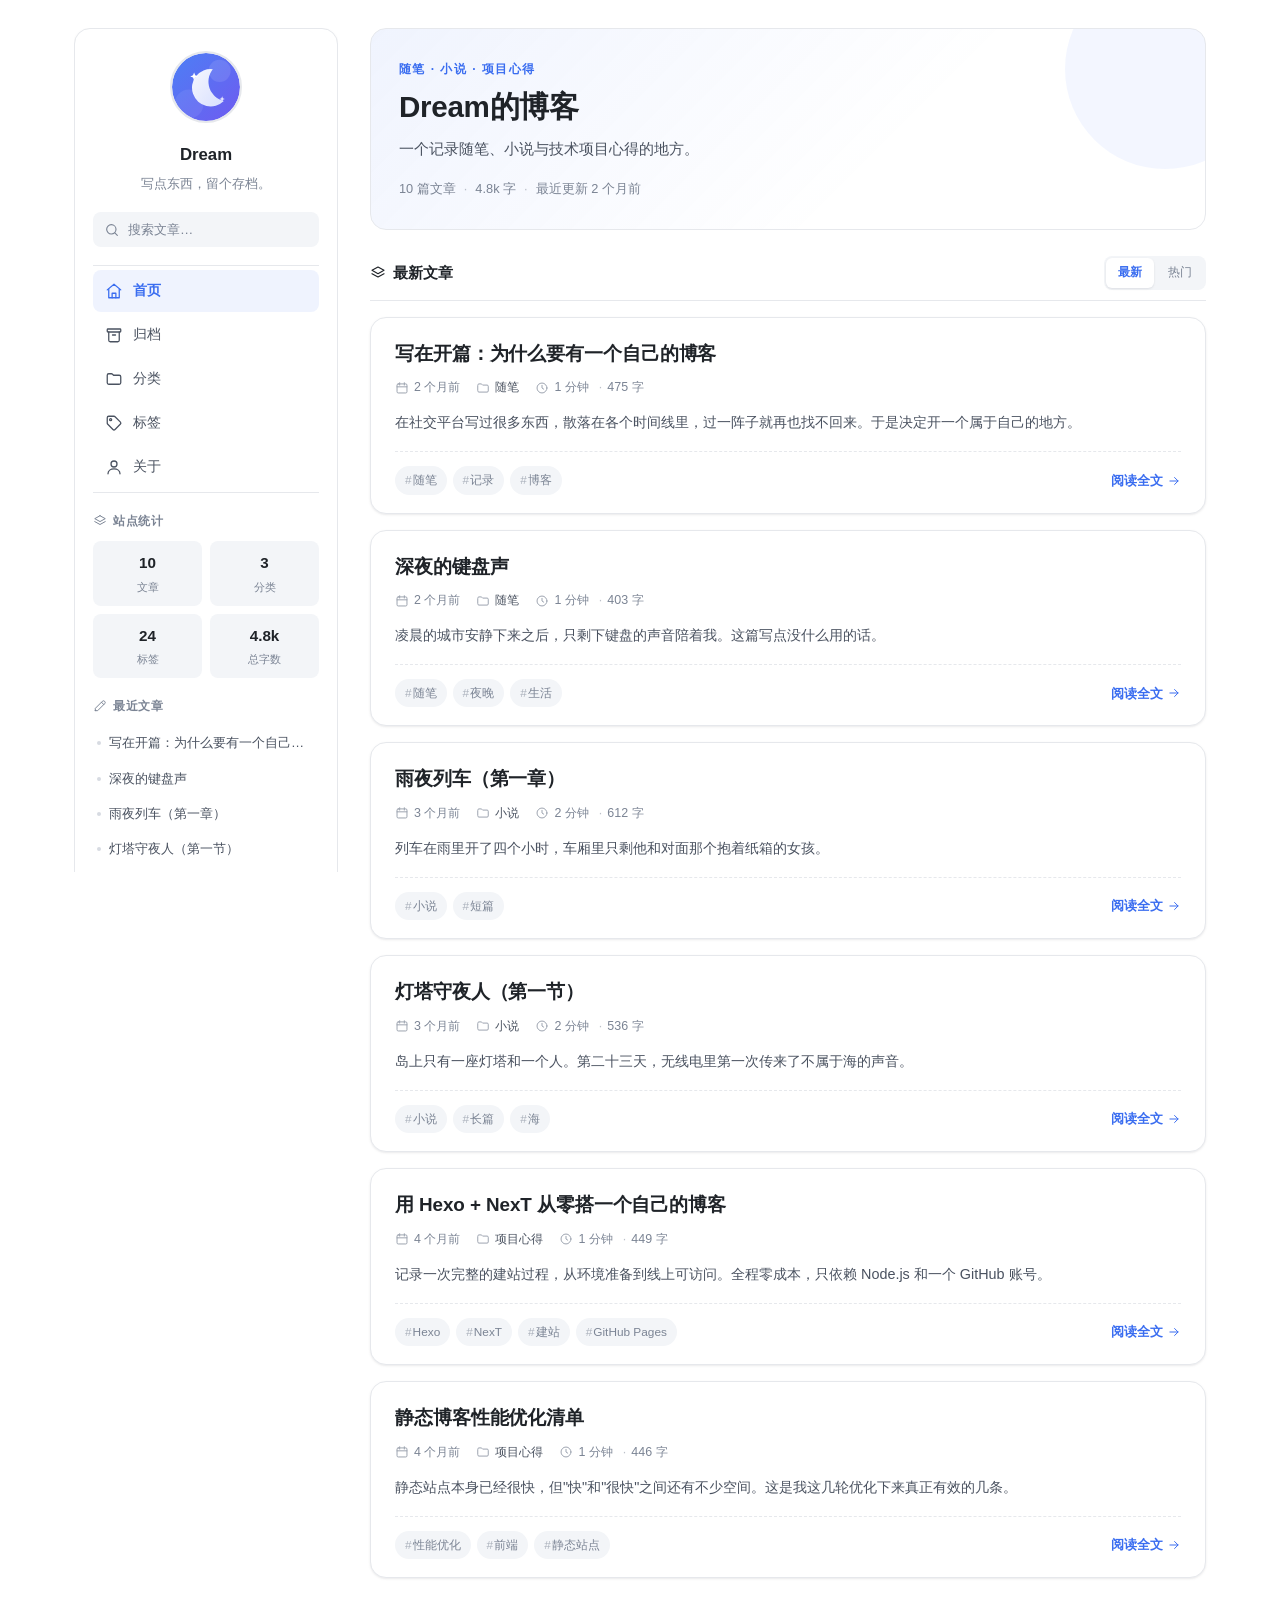
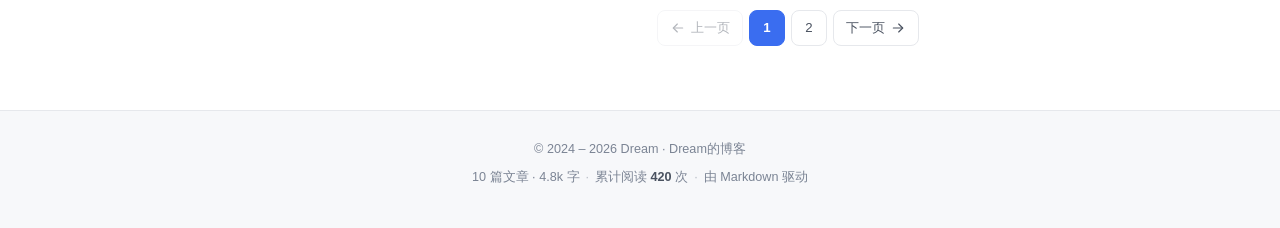
<file: index.html>
<!DOCTYPE html>
<html lang="zh-CN" data-theme="light">
<head>
<meta charset="UTF-8">
<meta name="viewport" content="width=device-width, initial-scale=1">
<title>Dream的博客 · 随笔 · 小说 · 项目心得</title>
<meta name="description" content="一个记录随笔、小说与技术项目心得的地方。">
<meta name="keywords" content="个人博客,随笔,小说,项目心得,前端">
<meta name="author" content="Dream">
<meta name="theme-color" content="#ffffff">
<meta property="og:type" content="website">
<meta property="og:title" content="Dream的博客 · 随笔 · 小说 · 项目心得">
<meta property="og:description" content="一个记录随笔、小说与技术项目心得的地方。">
<meta property="og:site_name" content="Dream的博客">
<link rel="icon" href="assets/img/favicon.svg" type="image/svg+xml">
<link rel="alternate" type="application/rss+xml" title="Dream的博客 · RSS" href="feed.xml">
<link rel="stylesheet" href="assets/css/style.css">
<script>
(function () {
  try {
    var t = localStorage.getItem('theme');
    if (!t) { t = window.matchMedia && matchMedia('(prefers-color-scheme: dark)').matches ? 'dark' : 'light'; }
    document.documentElement.setAttribute('data-theme', t);
  } catch (e) {
    document.documentElement.setAttribute('data-theme', 'light');
  }
})();
</script>
</head>
<body data-page="home">
<a class="skip-link" href="#main">跳到正文</a>

<header id="site-header"></header>

<div class="layout">
  <aside id="site-sidebar"></aside>
  <main id="main">
    <div class="empty-state">
      <p class="empty-title">正在加载…</p>
      <p class="empty-sub">如果长时间停留在这里，请确认已执行 node tools/build.js</p>
    </div>
  </main>
</div>

<footer id="site-footer"></footer>
<button id="back-to-top" type="button" aria-label="回到顶部"></button>

<script src="data/site.js"></script>
<script src="data/posts.js"></script>
<script src="assets/js/markdown.js"></script>
<script src="assets/js/highlight.js"></script>
<script src="assets/js/site.js"></script>
<script src="assets/js/pages.js"></script>
</body>
</html>
</file>
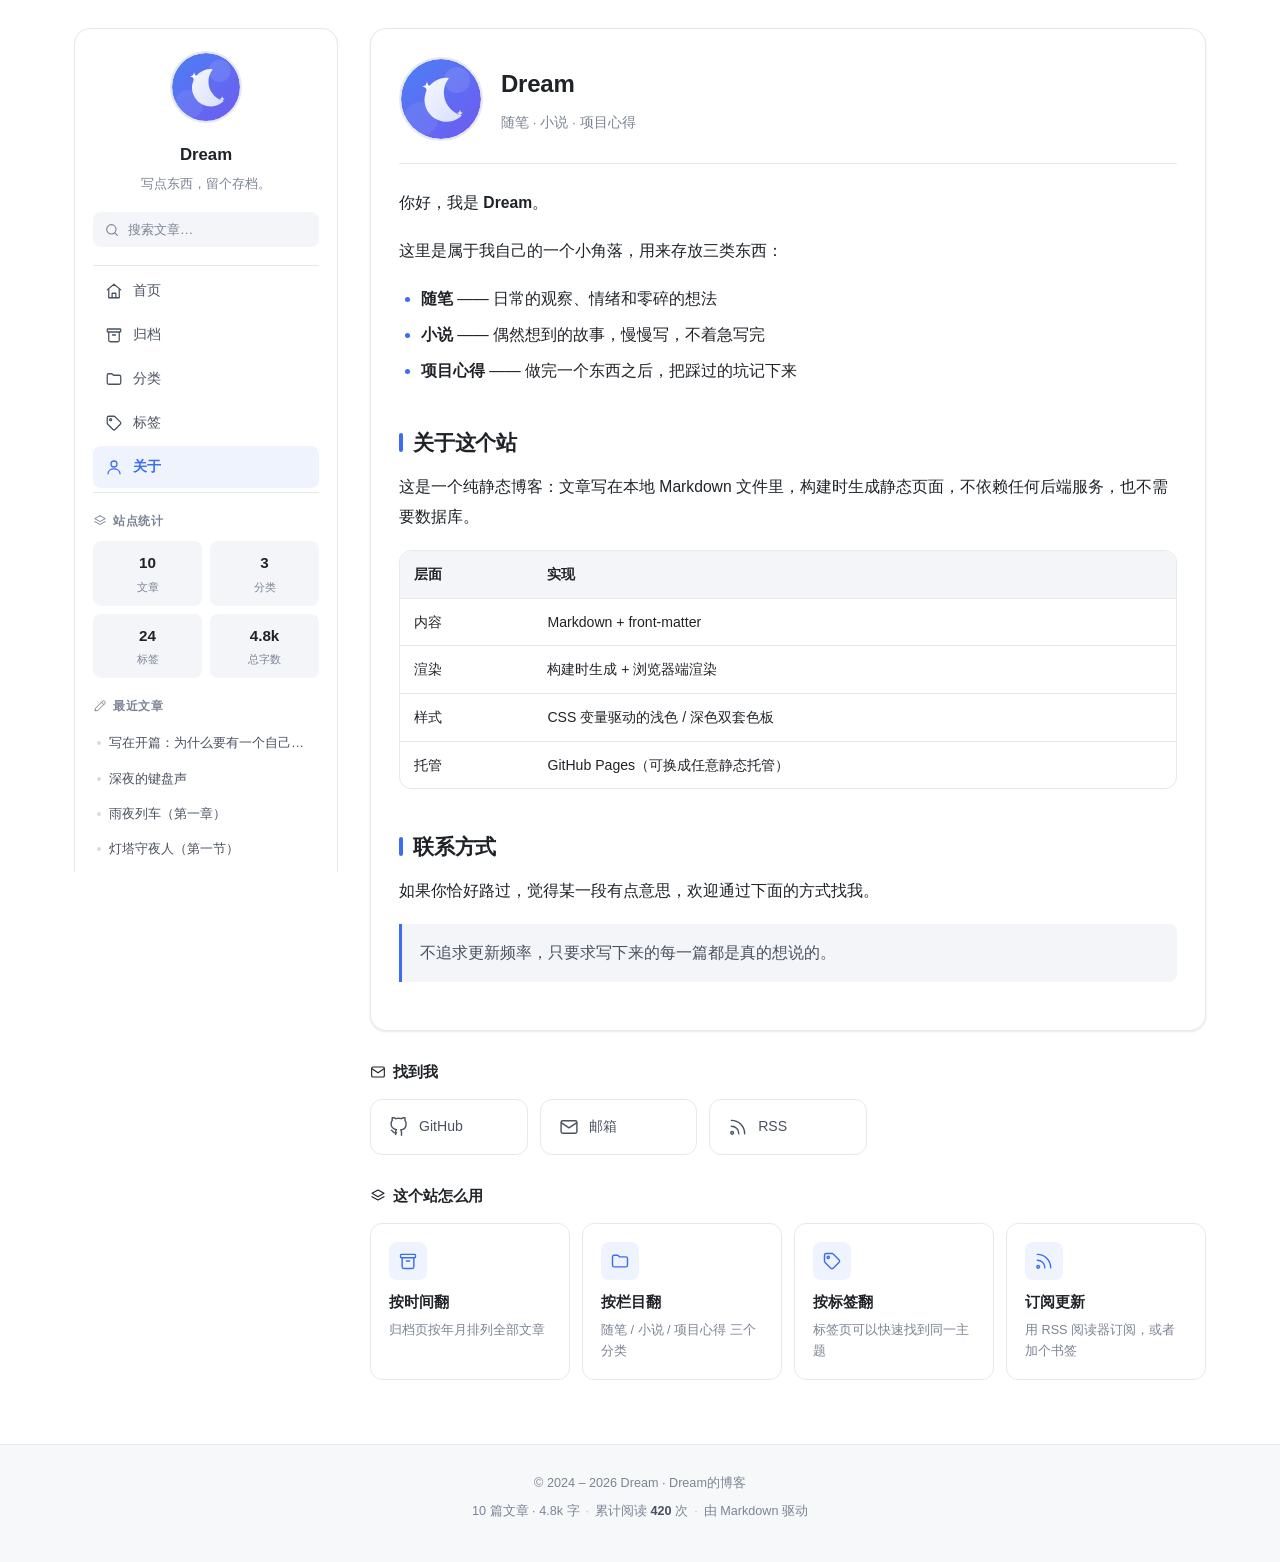
<file: about.html>
<!DOCTYPE html>
<html lang="zh-CN" data-theme="light">
<head>
<meta charset="UTF-8">
<meta name="viewport" content="width=device-width, initial-scale=1">
<title>关于 · Dream的博客</title>
<meta name="description" content="关于 Dream">
<meta name="keywords" content="个人博客,随笔,小说,项目心得,前端">
<meta name="author" content="Dream">
<meta name="theme-color" content="#ffffff">
<meta property="og:type" content="website">
<meta property="og:title" content="关于 · Dream的博客">
<meta property="og:description" content="关于 Dream">
<meta property="og:site_name" content="Dream的博客">
<link rel="icon" href="assets/img/favicon.svg" type="image/svg+xml">
<link rel="alternate" type="application/rss+xml" title="Dream的博客 · RSS" href="feed.xml">
<link rel="stylesheet" href="assets/css/style.css">
<script>
(function () {
  try {
    var t = localStorage.getItem('theme');
    if (!t) { t = window.matchMedia && matchMedia('(prefers-color-scheme: dark)').matches ? 'dark' : 'light'; }
    document.documentElement.setAttribute('data-theme', t);
  } catch (e) {
    document.documentElement.setAttribute('data-theme', 'light');
  }
})();
</script>
</head>
<body data-page="about">
<a class="skip-link" href="#main">跳到正文</a>

<header id="site-header"></header>

<div class="layout">
  <aside id="site-sidebar"></aside>
  <main id="main">
    <div class="empty-state">
      <p class="empty-title">正在加载…</p>
      <p class="empty-sub">如果长时间停留在这里，请确认已执行 node tools/build.js</p>
    </div>
  </main>
</div>

<footer id="site-footer"></footer>
<button id="back-to-top" type="button" aria-label="回到顶部"></button>

<script src="data/site.js"></script>
<script src="data/posts.js"></script>
<script src="assets/js/markdown.js"></script>
<script src="assets/js/highlight.js"></script>
<script src="assets/js/site.js"></script>
<script src="assets/js/pages.js"></script>
</body>
</html>
</file>
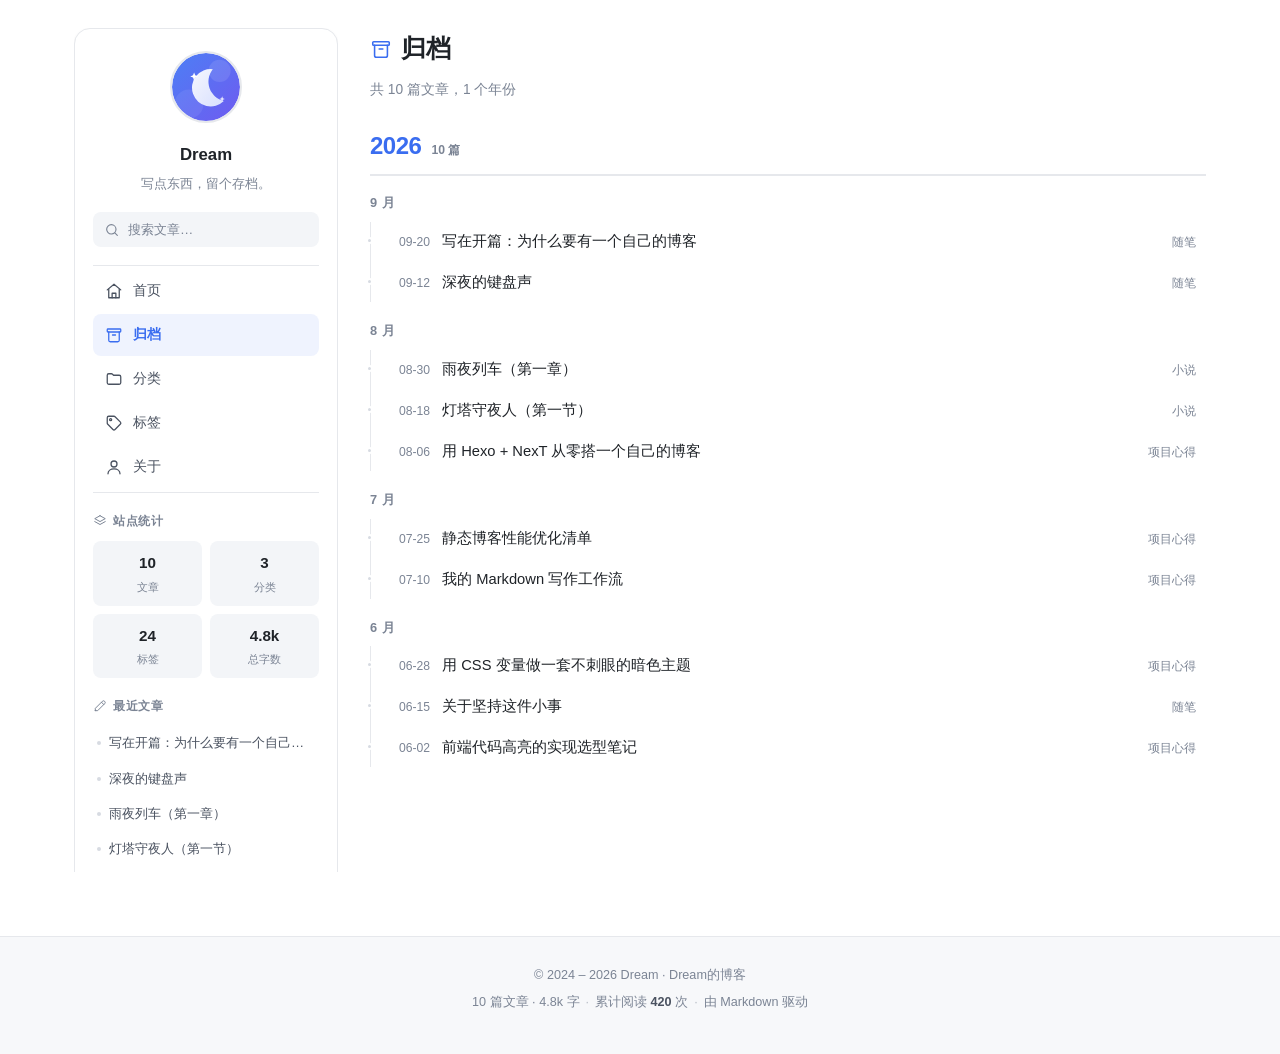
<file: archive.html>
<!DOCTYPE html>
<html lang="zh-CN" data-theme="light">
<head>
<meta charset="UTF-8">
<meta name="viewport" content="width=device-width, initial-scale=1">
<title>归档 · Dream的博客</title>
<meta name="description" content="按时间线浏览全部文章">
<meta name="keywords" content="个人博客,随笔,小说,项目心得,前端">
<meta name="author" content="Dream">
<meta name="theme-color" content="#ffffff">
<meta property="og:type" content="website">
<meta property="og:title" content="归档 · Dream的博客">
<meta property="og:description" content="按时间线浏览全部文章">
<meta property="og:site_name" content="Dream的博客">
<link rel="icon" href="assets/img/favicon.svg" type="image/svg+xml">
<link rel="alternate" type="application/rss+xml" title="Dream的博客 · RSS" href="feed.xml">
<link rel="stylesheet" href="assets/css/style.css">
<script>
(function () {
  try {
    var t = localStorage.getItem('theme');
    if (!t) { t = window.matchMedia && matchMedia('(prefers-color-scheme: dark)').matches ? 'dark' : 'light'; }
    document.documentElement.setAttribute('data-theme', t);
  } catch (e) {
    document.documentElement.setAttribute('data-theme', 'light');
  }
})();
</script>
</head>
<body data-page="archive">
<a class="skip-link" href="#main">跳到正文</a>

<header id="site-header"></header>

<div class="layout">
  <aside id="site-sidebar"></aside>
  <main id="main">
    <div class="empty-state">
      <p class="empty-title">正在加载…</p>
      <p class="empty-sub">如果长时间停留在这里，请确认已执行 node tools/build.js</p>
    </div>
  </main>
</div>

<footer id="site-footer"></footer>
<button id="back-to-top" type="button" aria-label="回到顶部"></button>

<script src="data/site.js"></script>
<script src="data/posts.js"></script>
<script src="assets/js/markdown.js"></script>
<script src="assets/js/highlight.js"></script>
<script src="assets/js/site.js"></script>
<script src="assets/js/pages.js"></script>
</body>
</html>
</file>
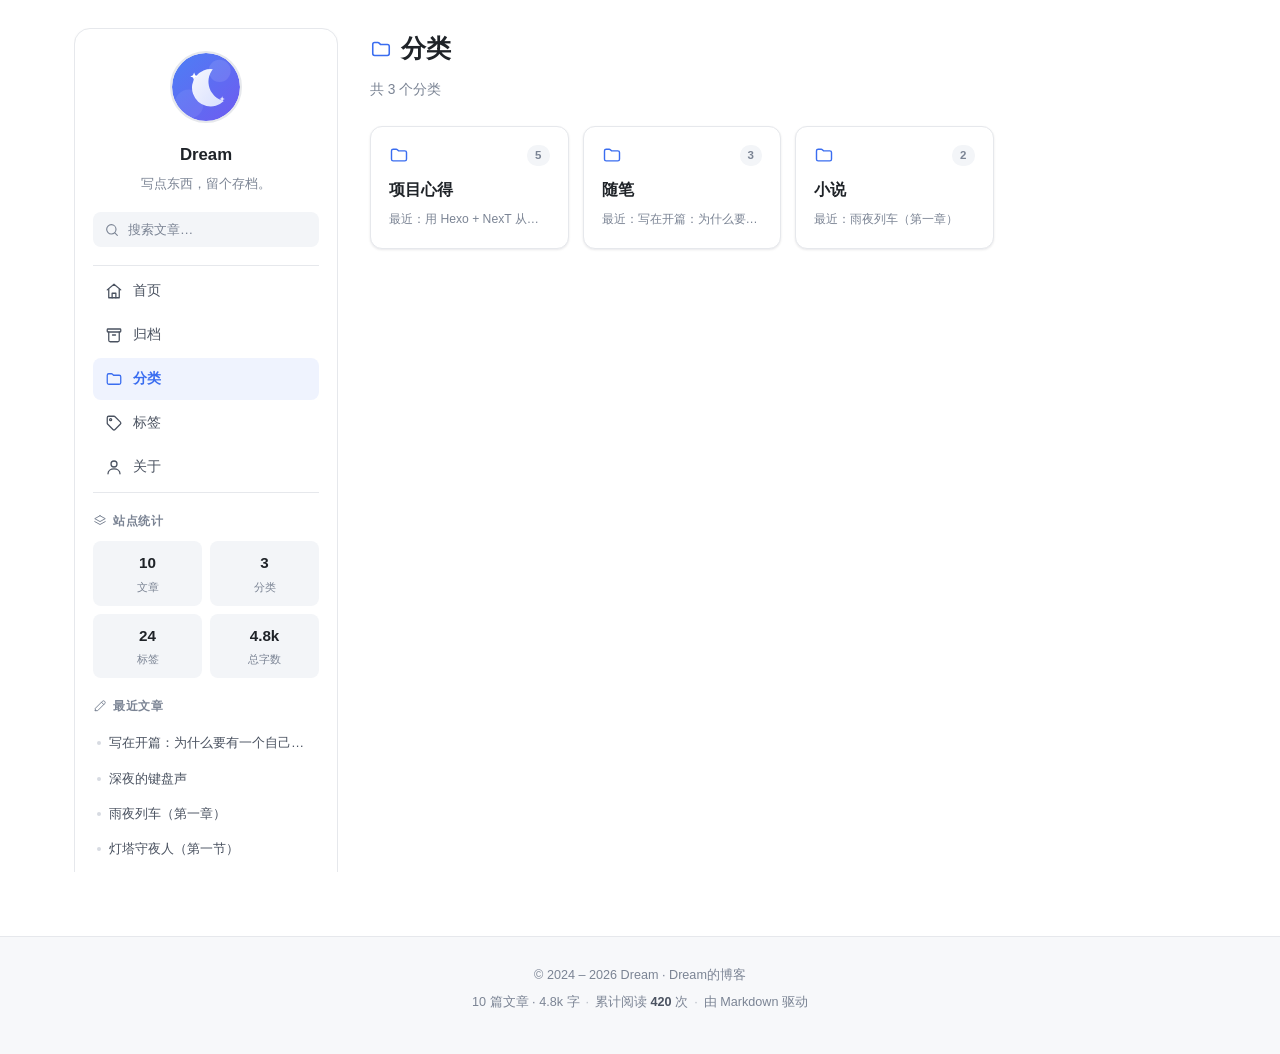
<file: categories.html>
<!DOCTYPE html>
<html lang="zh-CN" data-theme="light">
<head>
<meta charset="UTF-8">
<meta name="viewport" content="width=device-width, initial-scale=1">
<title>分类 · Dream的博客</title>
<meta name="description" content="按栏目浏览文章">
<meta name="keywords" content="个人博客,随笔,小说,项目心得,前端">
<meta name="author" content="Dream">
<meta name="theme-color" content="#ffffff">
<meta property="og:type" content="website">
<meta property="og:title" content="分类 · Dream的博客">
<meta property="og:description" content="按栏目浏览文章">
<meta property="og:site_name" content="Dream的博客">
<link rel="icon" href="assets/img/favicon.svg" type="image/svg+xml">
<link rel="alternate" type="application/rss+xml" title="Dream的博客 · RSS" href="feed.xml">
<link rel="stylesheet" href="assets/css/style.css">
<script>
(function () {
  try {
    var t = localStorage.getItem('theme');
    if (!t) { t = window.matchMedia && matchMedia('(prefers-color-scheme: dark)').matches ? 'dark' : 'light'; }
    document.documentElement.setAttribute('data-theme', t);
  } catch (e) {
    document.documentElement.setAttribute('data-theme', 'light');
  }
})();
</script>
</head>
<body data-page="categories">
<a class="skip-link" href="#main">跳到正文</a>

<header id="site-header"></header>

<div class="layout">
  <aside id="site-sidebar"></aside>
  <main id="main">
    <div class="empty-state">
      <p class="empty-title">正在加载…</p>
      <p class="empty-sub">如果长时间停留在这里，请确认已执行 node tools/build.js</p>
    </div>
  </main>
</div>

<footer id="site-footer"></footer>
<button id="back-to-top" type="button" aria-label="回到顶部"></button>

<script src="data/site.js"></script>
<script src="data/posts.js"></script>
<script src="assets/js/markdown.js"></script>
<script src="assets/js/highlight.js"></script>
<script src="assets/js/site.js"></script>
<script src="assets/js/pages.js"></script>
</body>
</html>
</file>
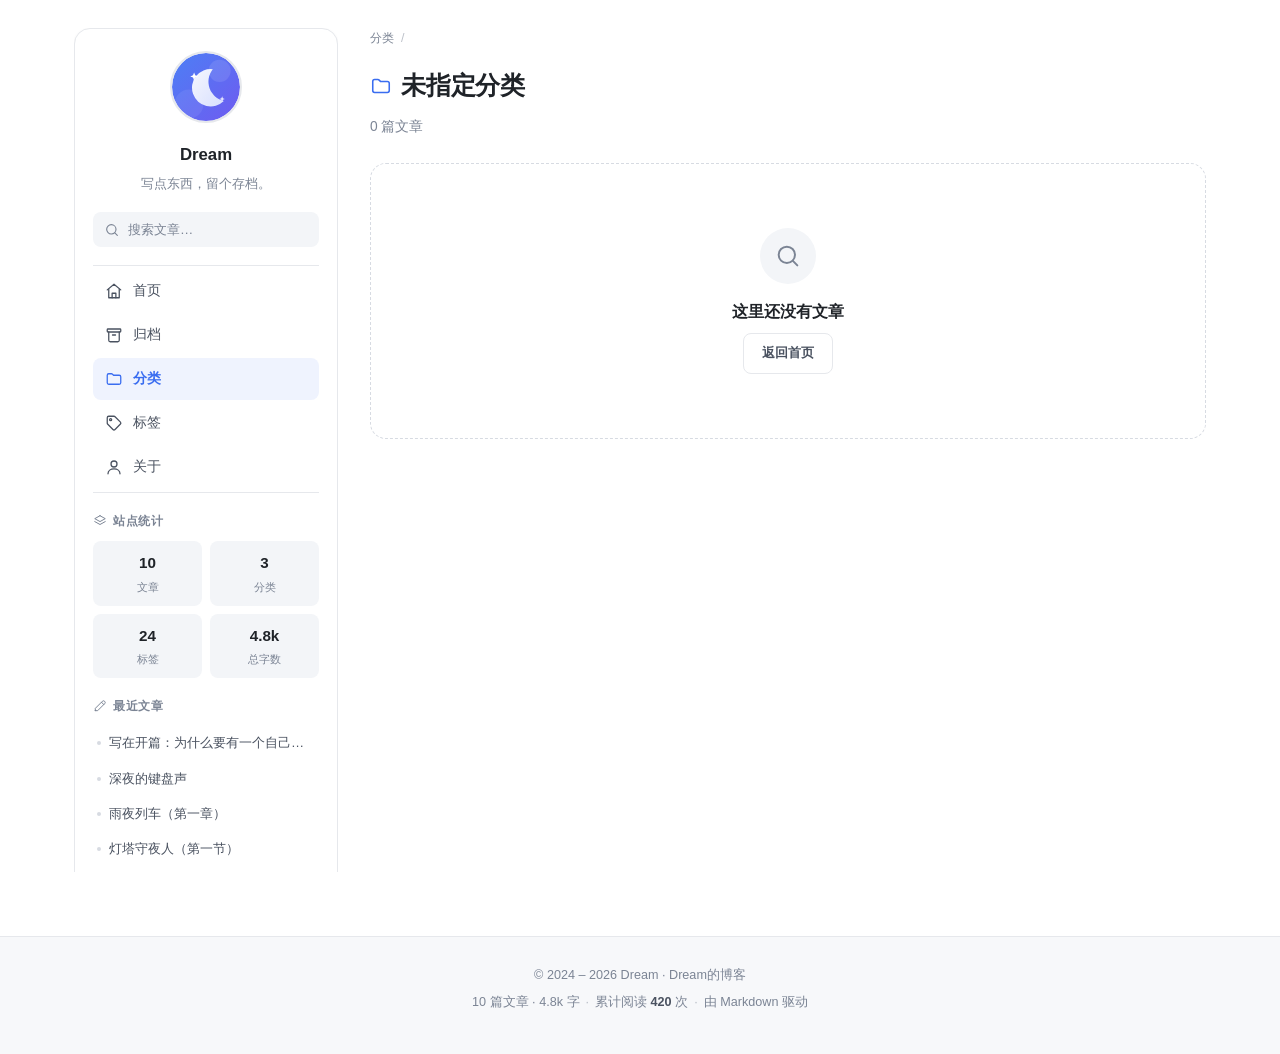
<file: category.html>
<!DOCTYPE html>
<html lang="zh-CN" data-theme="light">
<head>
<meta charset="UTF-8">
<meta name="viewport" content="width=device-width, initial-scale=1">
<title>分类 · Dream的博客</title>
<meta name="description" content="某个分类下的全部文章">
<meta name="keywords" content="个人博客,随笔,小说,项目心得,前端">
<meta name="author" content="Dream">
<meta name="theme-color" content="#ffffff">
<meta property="og:type" content="website">
<meta property="og:title" content="分类 · Dream的博客">
<meta property="og:description" content="某个分类下的全部文章">
<meta property="og:site_name" content="Dream的博客">
<link rel="icon" href="assets/img/favicon.svg" type="image/svg+xml">
<link rel="alternate" type="application/rss+xml" title="Dream的博客 · RSS" href="feed.xml">
<link rel="stylesheet" href="assets/css/style.css">
<script>
(function () {
  try {
    var t = localStorage.getItem('theme');
    if (!t) { t = window.matchMedia && matchMedia('(prefers-color-scheme: dark)').matches ? 'dark' : 'light'; }
    document.documentElement.setAttribute('data-theme', t);
  } catch (e) {
    document.documentElement.setAttribute('data-theme', 'light');
  }
})();
</script>
</head>
<body data-page="category">
<a class="skip-link" href="#main">跳到正文</a>

<header id="site-header"></header>

<div class="layout">
  <aside id="site-sidebar"></aside>
  <main id="main">
    <div class="empty-state">
      <p class="empty-title">正在加载…</p>
      <p class="empty-sub">如果长时间停留在这里，请确认已执行 node tools/build.js</p>
    </div>
  </main>
</div>

<footer id="site-footer"></footer>
<button id="back-to-top" type="button" aria-label="回到顶部"></button>

<script src="data/site.js"></script>
<script src="data/posts.js"></script>
<script src="assets/js/markdown.js"></script>
<script src="assets/js/highlight.js"></script>
<script src="assets/js/site.js"></script>
<script src="assets/js/pages.js"></script>
</body>
</html>
</file>
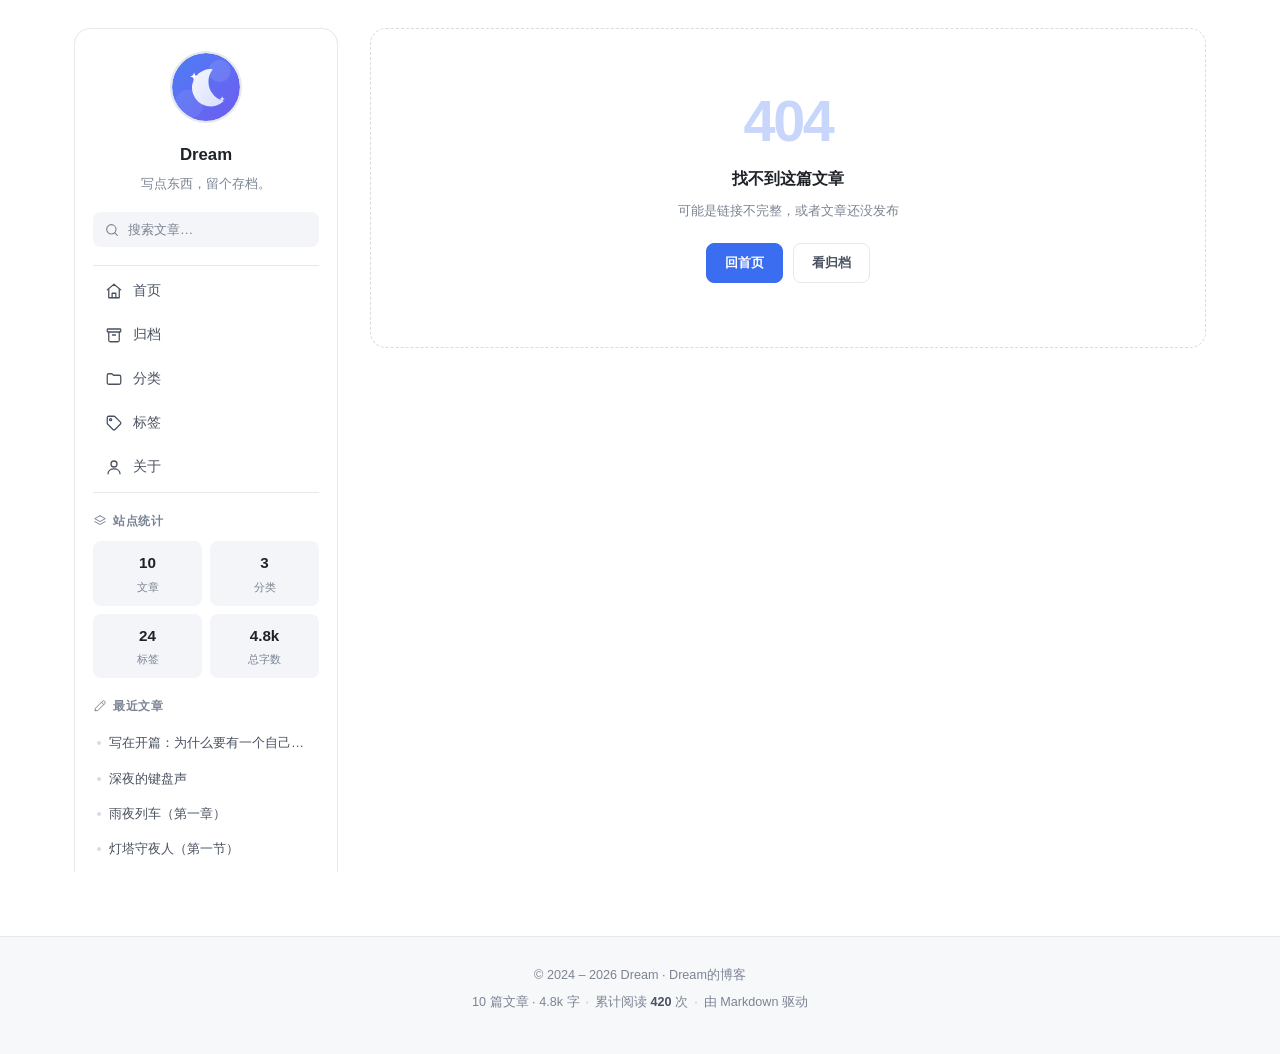
<file: post.html>
<!DOCTYPE html>
<html lang="zh-CN" data-theme="light">
<head>
<meta charset="UTF-8">
<meta name="viewport" content="width=device-width, initial-scale=1">
<title>文章 · Dream的博客</title>
<meta name="description" content="文章详情">
<meta name="keywords" content="个人博客,随笔,小说,项目心得,前端">
<meta name="author" content="Dream">
<meta name="theme-color" content="#ffffff">
<meta property="og:type" content="website">
<meta property="og:title" content="文章 · Dream的博客">
<meta property="og:description" content="文章详情">
<meta property="og:site_name" content="Dream的博客">
<link rel="icon" href="assets/img/favicon.svg" type="image/svg+xml">
<link rel="alternate" type="application/rss+xml" title="Dream的博客 · RSS" href="feed.xml">
<link rel="stylesheet" href="assets/css/style.css">
<script>
(function () {
  try {
    var t = localStorage.getItem('theme');
    if (!t) { t = window.matchMedia && matchMedia('(prefers-color-scheme: dark)').matches ? 'dark' : 'light'; }
    document.documentElement.setAttribute('data-theme', t);
  } catch (e) {
    document.documentElement.setAttribute('data-theme', 'light');
  }
})();
</script>
</head>
<body data-page="post">
<a class="skip-link" href="#main">跳到正文</a>

<header id="site-header"></header>

<div class="layout">
  <aside id="site-sidebar"></aside>
  <main id="main">
    <div class="empty-state">
      <p class="empty-title">正在加载…</p>
      <p class="empty-sub">如果长时间停留在这里，请确认已执行 node tools/build.js</p>
    </div>
  </main>
</div>

<footer id="site-footer"></footer>
<button id="back-to-top" type="button" aria-label="回到顶部"></button>

<script src="data/site.js"></script>
<script src="data/posts.js"></script>
<script src="assets/js/markdown.js"></script>
<script src="assets/js/highlight.js"></script>
<script src="assets/js/site.js"></script>
<script src="assets/js/post.js"></script>
</body>
</html>
</file>
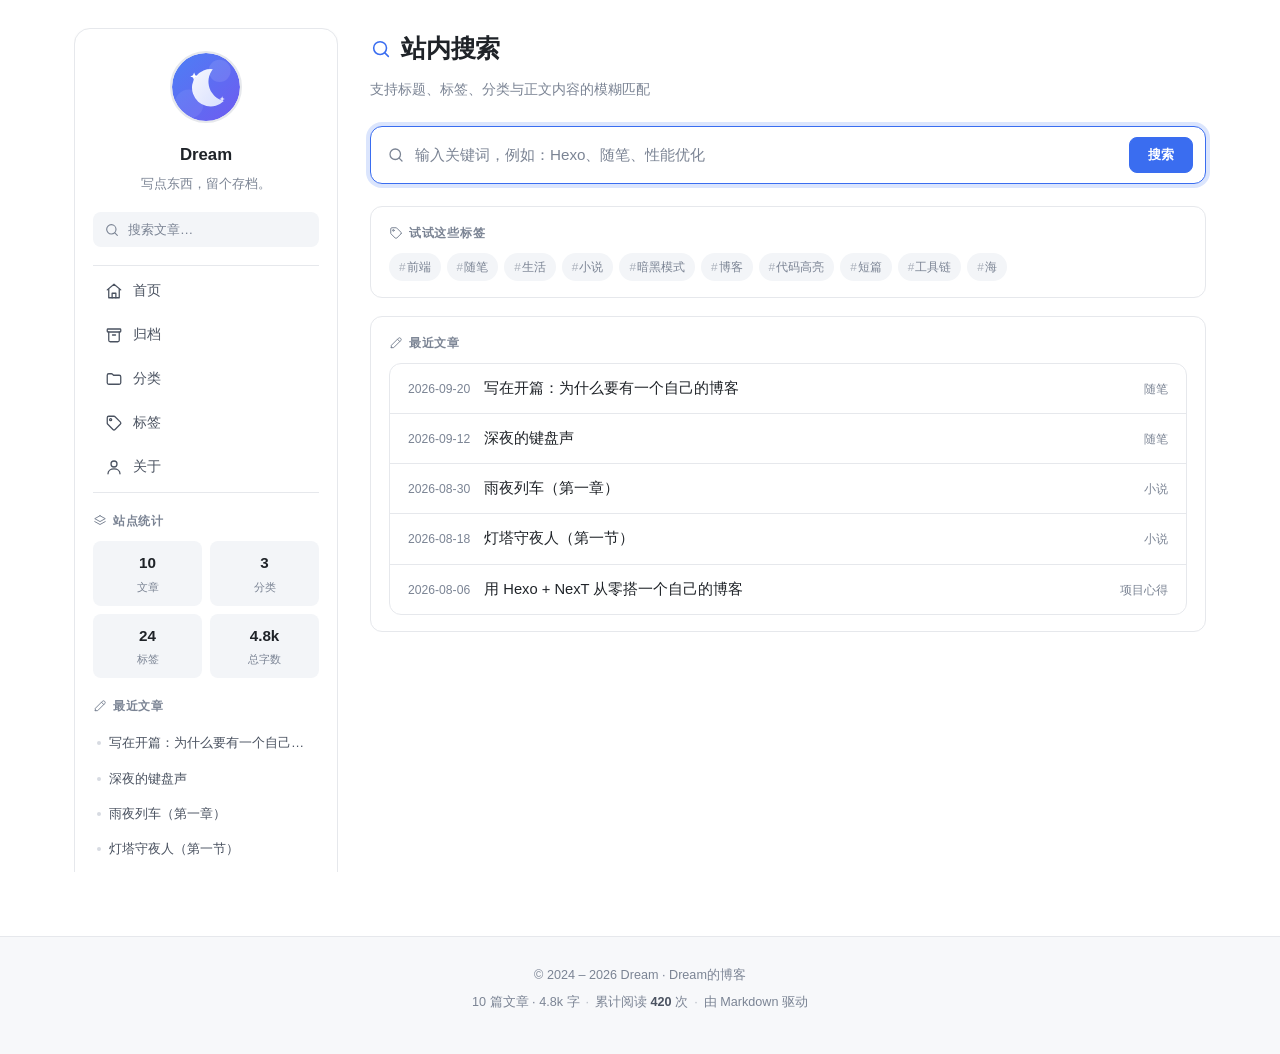
<file: search.html>
<!DOCTYPE html>
<html lang="zh-CN" data-theme="light">
<head>
<meta charset="UTF-8">
<meta name="viewport" content="width=device-width, initial-scale=1">
<title>搜索 · Dream的博客</title>
<meta name="description" content="站内搜索">
<meta name="keywords" content="个人博客,随笔,小说,项目心得,前端">
<meta name="author" content="Dream">
<meta name="theme-color" content="#ffffff">
<meta property="og:type" content="website">
<meta property="og:title" content="搜索 · Dream的博客">
<meta property="og:description" content="站内搜索">
<meta property="og:site_name" content="Dream的博客">
<link rel="icon" href="assets/img/favicon.svg" type="image/svg+xml">
<link rel="alternate" type="application/rss+xml" title="Dream的博客 · RSS" href="feed.xml">
<link rel="stylesheet" href="assets/css/style.css">
<script>
(function () {
  try {
    var t = localStorage.getItem('theme');
    if (!t) { t = window.matchMedia && matchMedia('(prefers-color-scheme: dark)').matches ? 'dark' : 'light'; }
    document.documentElement.setAttribute('data-theme', t);
  } catch (e) {
    document.documentElement.setAttribute('data-theme', 'light');
  }
})();
</script>
</head>
<body data-page="search">
<a class="skip-link" href="#main">跳到正文</a>

<header id="site-header"></header>

<div class="layout">
  <aside id="site-sidebar"></aside>
  <main id="main">
    <div class="empty-state">
      <p class="empty-title">正在加载…</p>
      <p class="empty-sub">如果长时间停留在这里，请确认已执行 node tools/build.js</p>
    </div>
  </main>
</div>

<footer id="site-footer"></footer>
<button id="back-to-top" type="button" aria-label="回到顶部"></button>

<script src="data/site.js"></script>
<script src="data/posts.js"></script>
<script src="data/search-index.js"></script>
<script src="assets/js/markdown.js"></script>
<script src="assets/js/highlight.js"></script>
<script src="assets/js/site.js"></script>
<script src="assets/js/pages.js"></script>
</body>
</html>
</file>
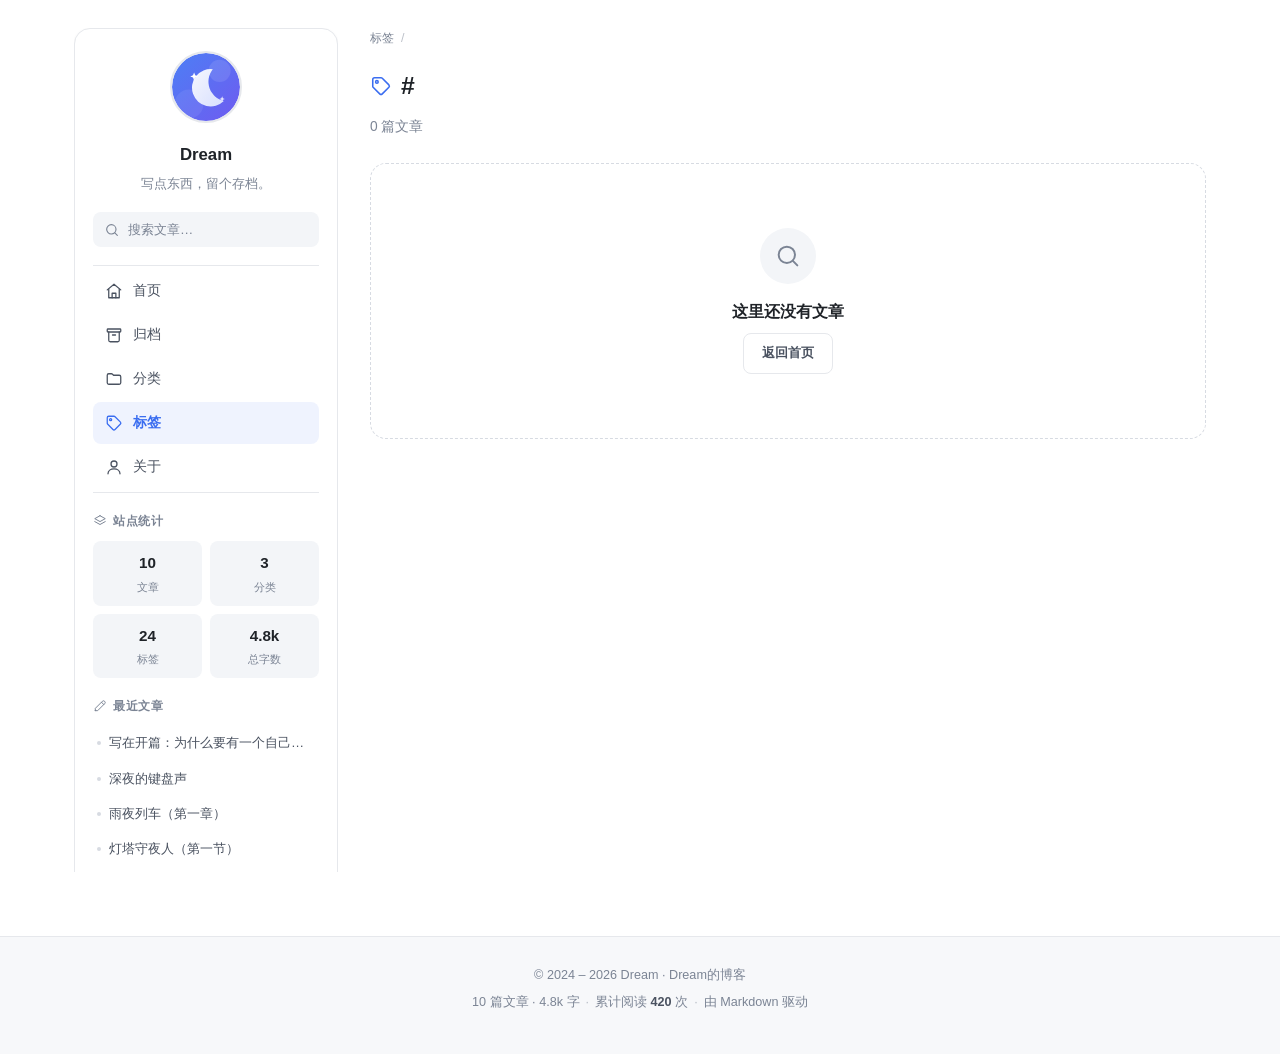
<file: tag.html>
<!DOCTYPE html>
<html lang="zh-CN" data-theme="light">
<head>
<meta charset="UTF-8">
<meta name="viewport" content="width=device-width, initial-scale=1">
<title>标签 · Dream的博客</title>
<meta name="description" content="某个标签下的全部文章">
<meta name="keywords" content="个人博客,随笔,小说,项目心得,前端">
<meta name="author" content="Dream">
<meta name="theme-color" content="#ffffff">
<meta property="og:type" content="website">
<meta property="og:title" content="标签 · Dream的博客">
<meta property="og:description" content="某个标签下的全部文章">
<meta property="og:site_name" content="Dream的博客">
<link rel="icon" href="assets/img/favicon.svg" type="image/svg+xml">
<link rel="alternate" type="application/rss+xml" title="Dream的博客 · RSS" href="feed.xml">
<link rel="stylesheet" href="assets/css/style.css">
<script>
(function () {
  try {
    var t = localStorage.getItem('theme');
    if (!t) { t = window.matchMedia && matchMedia('(prefers-color-scheme: dark)').matches ? 'dark' : 'light'; }
    document.documentElement.setAttribute('data-theme', t);
  } catch (e) {
    document.documentElement.setAttribute('data-theme', 'light');
  }
})();
</script>
</head>
<body data-page="tag">
<a class="skip-link" href="#main">跳到正文</a>

<header id="site-header"></header>

<div class="layout">
  <aside id="site-sidebar"></aside>
  <main id="main">
    <div class="empty-state">
      <p class="empty-title">正在加载…</p>
      <p class="empty-sub">如果长时间停留在这里，请确认已执行 node tools/build.js</p>
    </div>
  </main>
</div>

<footer id="site-footer"></footer>
<button id="back-to-top" type="button" aria-label="回到顶部"></button>

<script src="data/site.js"></script>
<script src="data/posts.js"></script>
<script src="assets/js/markdown.js"></script>
<script src="assets/js/highlight.js"></script>
<script src="assets/js/site.js"></script>
<script src="assets/js/pages.js"></script>
</body>
</html>
</file>
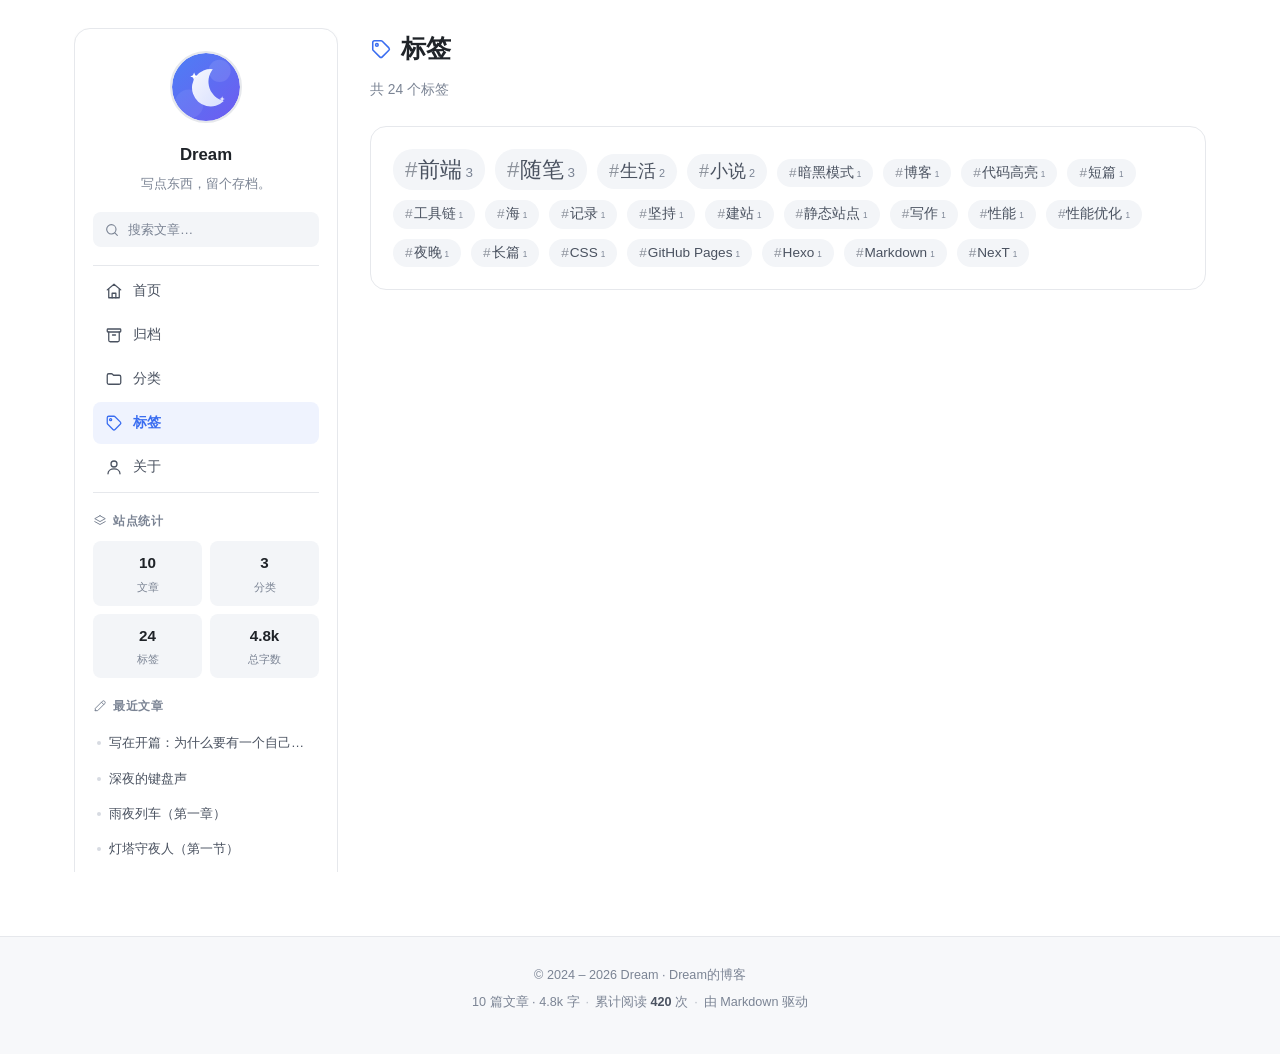
<file: tags.html>
<!DOCTYPE html>
<html lang="zh-CN" data-theme="light">
<head>
<meta charset="UTF-8">
<meta name="viewport" content="width=device-width, initial-scale=1">
<title>标签 · Dream的博客</title>
<meta name="description" content="全部标签">
<meta name="keywords" content="个人博客,随笔,小说,项目心得,前端">
<meta name="author" content="Dream">
<meta name="theme-color" content="#ffffff">
<meta property="og:type" content="website">
<meta property="og:title" content="标签 · Dream的博客">
<meta property="og:description" content="全部标签">
<meta property="og:site_name" content="Dream的博客">
<link rel="icon" href="assets/img/favicon.svg" type="image/svg+xml">
<link rel="alternate" type="application/rss+xml" title="Dream的博客 · RSS" href="feed.xml">
<link rel="stylesheet" href="assets/css/style.css">
<script>
(function () {
  try {
    var t = localStorage.getItem('theme');
    if (!t) { t = window.matchMedia && matchMedia('(prefers-color-scheme: dark)').matches ? 'dark' : 'light'; }
    document.documentElement.setAttribute('data-theme', t);
  } catch (e) {
    document.documentElement.setAttribute('data-theme', 'light');
  }
})();
</script>
</head>
<body data-page="tags">
<a class="skip-link" href="#main">跳到正文</a>

<header id="site-header"></header>

<div class="layout">
  <aside id="site-sidebar"></aside>
  <main id="main">
    <div class="empty-state">
      <p class="empty-title">正在加载…</p>
      <p class="empty-sub">如果长时间停留在这里，请确认已执行 node tools/build.js</p>
    </div>
  </main>
</div>

<footer id="site-footer"></footer>
<button id="back-to-top" type="button" aria-label="回到顶部"></button>

<script src="data/site.js"></script>
<script src="data/posts.js"></script>
<script src="assets/js/markdown.js"></script>
<script src="assets/js/highlight.js"></script>
<script src="assets/js/site.js"></script>
<script src="assets/js/pages.js"></script>
</body>
</html>
</file>
<file: assets/css/style.css>
/* ============================================================
 * Dream的博客 —— 全站样式
 *  · CSS 变量驱动浅色 / 深色两套色板
 *  · 侧栏 + 内容双栏布局，窄屏折叠为抽屉
 *  · 全站主色单一，中性灰承担正文与背景
 * ============================================================ */

/* ---------- 1. 设计令牌 ---------- */
:root {
  --font-sans: -apple-system, BlinkMacSystemFont, "Segoe UI", "PingFang SC",
    "Hiragino Sans GB", "Microsoft YaHei", "Helvetica Neue", Helvetica, Arial, sans-serif;
  --font-mono: "SFMono-Regular", "JetBrains Mono", Consolas, "Liberation Mono",
    Menlo, "Courier New", monospace;

  --bg: #ffffff;
  --bg-soft: #f7f8fa;
  --surface: #ffffff;
  --surface-2: #f3f5f8;
  --text: #1f2328;
  --text-2: #4a5260;
  --muted: #7b8494;
  --border: #e6e8ec;
  --border-strong: #d7dbe2;

  --primary: #3a6df0;
  --primary-hover: #2f5cd6;
  --primary-soft: rgba(58, 109, 240, 0.08);
  --primary-ring: rgba(58, 109, 240, 0.18);

  --code-bg: #f6f8fa;
  --code-head: #eef1f5;
  --tok-keyword: #a626a4;
  --tok-string: #50a14f;
  --tok-number: #986801;
  --tok-comment: #9aa0a8;
  --tok-function: #4078f2;
  --tok-operator: #5a6373;

  --radius-sm: 8px;
  --radius: 12px;
  --radius-lg: 16px;

  --shadow-sm: 0 1px 2px rgba(16, 24, 40, 0.04), 0 1px 3px rgba(16, 24, 40, 0.06);
  --shadow-md: 0 4px 12px rgba(16, 24, 40, 0.06), 0 2px 4px rgba(16, 24, 40, 0.04);
  --shadow-lg: 0 12px 32px rgba(16, 24, 40, 0.10);

  --sidebar-w: 264px;
  --content-max: 1180px;
  --header-h: 56px;

  color-scheme: light;
}

html[data-theme='dark'] {
  --bg: #16181c;
  --bg-soft: #1a1d22;
  --surface: #1d2026;
  --surface-2: #23272e;
  --text: #e6e9ee;
  --text-2: #bcc3cd;
  --muted: #8b929c;
  --border: #2a2e35;
  --border-strong: #373c45;

  --primary: #7ba3ff;
  --primary-hover: #93b4ff;
  --primary-soft: rgba(123, 163, 255, 0.12);
  --primary-ring: rgba(123, 163, 255, 0.24);

  --code-bg: #101216;
  --code-head: #171a1f;
  --tok-keyword: #c678dd;
  --tok-string: #98c379;
  --tok-number: #d19a66;
  --tok-comment: #5c6370;
  --tok-function: #61afef;
  --tok-operator: #abb2bf;

  --shadow-sm: 0 1px 2px rgba(0, 0, 0, 0.3);
  --shadow-md: 0 4px 12px rgba(0, 0, 0, 0.35);
  --shadow-lg: 0 12px 32px rgba(0, 0, 0, 0.45);

  color-scheme: dark;
}

/* ---------- 2. 基础 ---------- */
*,
*::before,
*::after { box-sizing: border-box; }

html {
  scroll-behavior: smooth;
  scroll-padding-top: 80px;
  -webkit-text-size-adjust: 100%;
}

body {
  margin: 0;
  font-family: var(--font-sans);
  font-size: 16px;
  line-height: 1.7;
  color: var(--text);
  background: var(--bg);
  -webkit-font-smoothing: antialiased;
  -moz-osx-font-smoothing: grayscale;
  transition: background-color 0.25s ease, color 0.25s ease;
}

img { max-width: 100%; height: auto; }

a {
  color: var(--primary);
  text-decoration: none;
  transition: color 0.18s ease;
}
a:hover { color: var(--primary-hover); }

.icon { flex: none; vertical-align: -0.16em; }

::selection {
  background: var(--primary-ring);
  color: var(--text);
}

:focus-visible {
  outline: 2px solid var(--primary);
  outline-offset: 2px;
  border-radius: 4px;
}

.skip-link {
  position: absolute;
  left: -9999px;
  top: 0;
  z-index: 999;
  padding: 10px 16px;
  background: var(--primary);
  color: #fff;
  border-radius: 0 0 var(--radius-sm) 0;
}
.skip-link:focus { left: 0; }

/* ---------- 3. 顶栏（窄屏显示） ---------- */
#site-header {
  display: none;
  position: sticky;
  top: 0;
  z-index: 60;
  background: var(--bg);
  background: color-mix(in srgb, var(--bg) 86%, transparent);
  backdrop-filter: saturate(180%) blur(12px);
  -webkit-backdrop-filter: saturate(180%) blur(12px);
  border-bottom: 1px solid var(--border);
}

.header-inner {
  display: flex;
  align-items: center;
  gap: 10px;
  height: var(--header-h);
  padding: 0 16px;
}

.header-title {
  flex: 1;
  min-width: 0;
  font-size: 0.98rem;
  font-weight: 700;
  color: var(--text);
  letter-spacing: 0.01em;
  overflow: hidden;
  text-overflow: ellipsis;
  white-space: nowrap;
}

.header-actions { display: flex; align-items: center; gap: 2px; }

.icon-btn {
  display: inline-flex;
  align-items: center;
  justify-content: center;
  width: 36px;
  height: 36px;
  padding: 0;
  border: 0;
  border-radius: var(--radius-sm);
  background: transparent;
  color: var(--text-2);
  cursor: pointer;
  transition: background-color 0.18s ease, color 0.18s ease;
}
.icon-btn:hover { background: var(--surface-2); color: var(--text); }

/* 深浅色图标互斥显示 */
.theme-icon-light, .theme-icon-dark { display: none; }
html[data-theme='light'] .theme-icon-light { display: inline-flex; }
html[data-theme='dark'] .theme-icon-dark { display: inline-flex; }
.theme-btn .theme-icon-light,
.theme-btn .theme-icon-dark { align-items: center; justify-content: center; }

/* ---------- 4. 整体布局 ---------- */
.layout {
  display: grid;
  grid-template-columns: var(--sidebar-w) minmax(0, 1fr);
  gap: 32px;
  max-width: var(--content-max);
  margin: 0 auto;
  padding: 28px 24px 64px;
  align-items: start;
}

#main { min-width: 0; }

/* ---------- 5. 侧栏 ---------- */
#site-sidebar {
  position: sticky;
  top: 28px;
  align-self: start;
  max-height: calc(100vh - 56px);
  overflow-y: auto;
  overscroll-behavior: contain;
  scrollbar-width: thin;
}
#site-sidebar::-webkit-scrollbar { width: 5px; }
#site-sidebar::-webkit-scrollbar-thumb {
  background: var(--border-strong);
  border-radius: 3px;
}

.sidebar-inner {
  display: flex;
  flex-direction: column;
  gap: 18px;
  padding: 22px 18px;
  background: var(--surface);
  border: 1px solid var(--border);
  border-radius: var(--radius-lg);
  box-shadow: var(--shadow-sm);
}

.profile { text-align: center; }

.avatar {
  display: inline-block;
  width: 72px;
  height: 72px;
  border-radius: 50%;
  overflow: hidden;
  border: 2px solid var(--border);
  background: var(--surface-2);
  transition: transform 0.25s ease, border-color 0.25s ease;
}
.avatar:hover { transform: scale(1.04); border-color: var(--primary); }
.avatar img { display: block; width: 100%; height: 100%; object-fit: cover; }

.profile-name {
  display: block;
  margin-top: 10px;
  font-size: 1.05rem;
  font-weight: 700;
  color: var(--text);
}

.profile-bio {
  margin: 4px 0 0;
  font-size: 0.8rem;
  line-height: 1.6;
  color: var(--muted);
}

.side-search {
  position: relative;
  display: flex;
  align-items: center;
}
.side-search .icon {
  position: absolute;
  left: 11px;
  color: var(--muted);
  pointer-events: none;
}
.side-search input {
  width: 100%;
  padding: 9px 12px 9px 34px;
  font-family: inherit;
  font-size: 0.83rem;
  color: var(--text);
  background: var(--surface-2);
  border: 1px solid transparent;
  border-radius: var(--radius-sm);
  transition: border-color 0.18s ease, background-color 0.18s ease;
}
.side-search input::placeholder { color: var(--muted); }
.side-search input:focus {
  outline: none;
  border-color: var(--primary);
  background: var(--surface);
}
.side-search input::-webkit-search-cancel-button { cursor: pointer; }

.side-nav {
  display: flex;
  flex-direction: column;
  gap: 2px;
  padding: 4px 0;
  border-top: 1px solid var(--border);
  border-bottom: 1px solid var(--border);
}

.nav-item {
  display: flex;
  align-items: center;
  gap: 10px;
  padding: 9px 12px;
  font-size: 0.88rem;
  font-weight: 500;
  color: var(--text-2);
  border-radius: var(--radius-sm);
  transition: background-color 0.18s ease, color 0.18s ease, padding-left 0.18s ease;
}
.nav-item:hover {
  background: var(--primary-soft);
  color: var(--primary);
  padding-left: 15px;
}
.nav-item.is-active {
  background: var(--primary-soft);
  color: var(--primary);
  font-weight: 600;
}
.nav-item.is-active .icon { color: var(--primary); }

.side-block { display: flex; flex-direction: column; gap: 10px; }

.side-block-inline {
  padding: 16px 18px;
  background: var(--surface);
  border: 1px solid var(--border);
  border-radius: var(--radius);
  margin-top: 18px;
}

.side-title {
  display: flex;
  align-items: center;
  gap: 6px;
  margin: 0;
  font-size: 0.75rem;
  font-weight: 600;
  letter-spacing: 0.06em;
  color: var(--muted);
  text-transform: uppercase;
}

.stat-grid {
  display: grid;
  grid-template-columns: 1fr 1fr;
  gap: 8px;
}
.stat {
  display: flex;
  flex-direction: column;
  align-items: center;
  gap: 2px;
  padding: 9px 4px;
  background: var(--surface-2);
  border-radius: var(--radius-sm);
}
.stat b { font-size: 0.95rem; color: var(--text); font-variant-numeric: tabular-nums; }
.stat span { font-size: 0.68rem; color: var(--muted); }

.recent-list { display: flex; flex-direction: column; gap: 1px; }
.recent-item {
  display: flex;
  align-items: center;
  gap: 8px;
  padding: 6px 4px;
  font-size: 0.82rem;
  color: var(--text-2);
  border-radius: 6px;
  transition: color 0.18s ease, background-color 0.18s ease;
}
.recent-item:hover { color: var(--primary); background: var(--primary-soft); }
.recent-dot {
  flex: none;
  width: 4px;
  height: 4px;
  border-radius: 50%;
  background: var(--border-strong);
  transition: background-color 0.18s ease;
}
.recent-item:hover .recent-dot { background: var(--primary); }
.recent-title {
  overflow: hidden;
  text-overflow: ellipsis;
  white-space: nowrap;
}

.side-footer {
  display: flex;
  align-items: center;
  justify-content: space-between;
  padding-top: 14px;
  border-top: 1px solid var(--border);
}
.socials { display: flex; gap: 4px; }
.social-link {
  display: inline-flex;
  align-items: center;
  justify-content: center;
  width: 32px;
  height: 32px;
  color: var(--muted);
  border-radius: var(--radius-sm);
  transition: color 0.18s ease, background-color 0.18s ease, transform 0.18s ease;
}
.social-link:hover {
  color: var(--primary);
  background: var(--primary-soft);
  transform: translateY(-2px);
}

/* ---------- 6. 首页 Hero ---------- */
.hero {
  position: relative;
  padding: 30px 28px;
  margin-bottom: 26px;
  background: linear-gradient(135deg, var(--primary-soft), transparent 62%), var(--surface);
  border: 1px solid var(--border);
  border-radius: var(--radius-lg);
  overflow: hidden;
}
.hero::after {
  content: '';
  position: absolute;
  right: -60px;
  top: -60px;
  width: 200px;
  height: 200px;
  border-radius: 50%;
  background: var(--primary);
  opacity: 0.06;
}
.hero-eyebrow {
  margin: 0;
  font-size: 0.76rem;
  font-weight: 600;
  letter-spacing: 0.12em;
  color: var(--primary);
  text-transform: uppercase;
}
.hero-title {
  margin: 8px 0 0;
  font-size: 1.85rem;
  line-height: 1.3;
  font-weight: 800;
  letter-spacing: -0.01em;
}
.hero-desc {
  margin: 10px 0 0;
  max-width: 46em;
  font-size: 0.94rem;
  color: var(--text-2);
}
.hero-stats {
  display: flex;
  flex-wrap: wrap;
  gap: 8px;
  align-items: center;
  margin-top: 16px;
  font-size: 0.8rem;
  color: var(--muted);
}
.hero-stats .sep { opacity: 0.5; }

/* ---------- 7. 列表头 / 切换 ---------- */
.list-bar {
  display: flex;
  align-items: center;
  justify-content: space-between;
  gap: 12px;
  margin-bottom: 16px;
  padding-bottom: 10px;
  border-bottom: 1px solid var(--border);
}
.list-title {
  display: flex;
  align-items: center;
  gap: 7px;
  margin: 0;
  font-size: 0.95rem;
  font-weight: 700;
  color: var(--text);
}

.list-switch {
  display: flex;
  gap: 2px;
  padding: 2px;
  background: var(--surface-2);
  border-radius: var(--radius-sm);
}
.switch-item {
  padding: 4px 12px;
  font-size: 0.78rem;
  color: var(--muted);
  border-radius: 6px;
  transition: background-color 0.18s ease, color 0.18s ease;
}
.switch-item:hover { color: var(--text); }
.switch-item.is-active {
  background: var(--surface);
  color: var(--primary);
  font-weight: 600;
  box-shadow: var(--shadow-sm);
}

/* ---------- 8. 文章卡片 ---------- */
.post-list { display: flex; flex-direction: column; gap: 16px; }

.post-card {
  position: relative;
  padding: 22px 24px 18px;
  background: var(--surface);
  border: 1px solid var(--border);
  border-radius: var(--radius-lg);
  box-shadow: var(--shadow-sm);
  transition: transform 0.22s ease, box-shadow 0.22s ease, border-color 0.22s ease;
  animation: card-in 0.42s cubic-bezier(0.22, 0.61, 0.36, 1) backwards;
  animation-delay: calc(var(--i, 0) * 45ms);
}
.post-card:hover {
  transform: translateY(-3px);
  box-shadow: var(--shadow-md);
  border-color: var(--border-strong);
}

.card-accent {
  position: absolute;
  left: 0;
  top: 22px;
  bottom: 22px;
  width: 3px;
  border-radius: 0 3px 3px 0;
  background: var(--primary);
  opacity: 0;
  transform: scaleY(0.4);
  transform-origin: center;
  transition: opacity 0.22s ease, transform 0.22s ease;
}
.post-card:hover .card-accent { opacity: 1; transform: scaleY(1); }

@keyframes card-in {
  from { opacity: 0; transform: translateY(10px); }
  to { opacity: 1; transform: translateY(0); }
}

.card-title {
  margin: 0 0 10px;
  font-size: 1.18rem;
  line-height: 1.45;
  font-weight: 700;
  letter-spacing: -0.005em;
}
.card-title a { color: var(--text); }
.card-title a:hover { color: var(--primary); }

.meta-line {
  display: flex;
  flex-wrap: wrap;
  gap: 6px 16px;
  font-size: 0.78rem;
  color: var(--muted);
}
.m-item {
  display: inline-flex;
  align-items: center;
  gap: 5px;
}
.m-item .icon { opacity: 0.75; }
.m-link { color: var(--text-2); }
.m-link:hover { color: var(--primary); }
.m-words::before {
  content: '·';
  margin: 0 5px;
  opacity: 0.5;
}

.card-excerpt {
  margin: 12px 0 0;
  font-size: 0.9rem;
  line-height: 1.75;
  color: var(--text-2);
}

.card-foot {
  display: flex;
  align-items: center;
  justify-content: space-between;
  gap: 12px;
  flex-wrap: wrap;
  margin-top: 16px;
  padding-top: 14px;
  border-top: 1px dashed var(--border);
}

.tag-line { display: flex; flex-wrap: wrap; gap: 6px; }
.tag {
  display: inline-flex;
  align-items: center;
  gap: 1px;
  padding: 3px 9px;
  font-size: 0.74rem;
  color: var(--muted);
  background: var(--surface-2);
  border: 1px solid transparent;
  border-radius: 20px;
  transition: color 0.18s ease, background-color 0.18s ease, border-color 0.18s ease;
}
.tag:hover {
  color: var(--primary);
  background: var(--primary-soft);
  border-color: var(--primary-ring);
}
.tag-hash { opacity: 0.6; }

.read-more {
  display: inline-flex;
  align-items: center;
  gap: 4px;
  font-size: 0.8rem;
  font-weight: 600;
  color: var(--primary);
  white-space: nowrap;
}
.read-more .icon { transition: transform 0.2s ease; }
.read-more:hover .icon { transform: translateX(3px); }

/* ---------- 9. 分页 ---------- */
.pagination {
  display: flex;
  align-items: center;
  justify-content: center;
  gap: 6px;
  flex-wrap: wrap;
  margin-top: 32px;
}
.page-btn,
.page-num {
  display: inline-flex;
  align-items: center;
  gap: 5px;
  min-width: 36px;
  height: 36px;
  padding: 0 12px;
  font-size: 0.83rem;
  font-weight: 500;
  color: var(--text-2);
  background: var(--surface);
  border: 1px solid var(--border);
  border-radius: var(--radius-sm);
  justify-content: center;
  transition: all 0.18s ease;
}
.page-num { padding: 0; }
.page-btn:hover, .page-num:hover {
  color: var(--primary);
  border-color: var(--primary);
  background: var(--primary-soft);
}
.page-num.is-active {
  color: #fff;
  background: var(--primary);
  border-color: var(--primary);
  font-weight: 600;
}
html[data-theme='dark'] .page-num.is-active { color: #11141a; }
.page-btn.is-disabled {
  opacity: 0.42;
  cursor: not-allowed;
  pointer-events: none;
}

/* ---------- 10. 页头 / 面包屑 ---------- */
.page-head { margin-bottom: 24px; }
.page-title {
  display: flex;
  align-items: center;
  gap: 9px;
  margin: 0;
  font-size: 1.55rem;
  font-weight: 800;
  letter-spacing: -0.01em;
}
.page-title .icon { color: var(--primary); }
.page-sub {
  margin: 8px 0 0;
  font-size: 0.86rem;
  color: var(--muted);
}

.crumb {
  display: flex;
  align-items: center;
  gap: 7px;
  flex-wrap: wrap;
  margin-bottom: 16px;
  font-size: 0.78rem;
  color: var(--muted);
}
.crumb a { color: var(--muted); }
.crumb a:hover { color: var(--primary); }
.crumb-sep { opacity: 0.5; }
.crumb-cur {
  max-width: 22em;
  overflow: hidden;
  text-overflow: ellipsis;
  white-space: nowrap;
  color: var(--text-2);
}

/* ---------- 11. 归档时间线 ---------- */
.archive { display: flex; flex-direction: column; gap: 34px; }

.archive-year { position: relative; }

.year-head {
  display: flex;
  align-items: baseline;
  gap: 10px;
  margin: 0 0 16px;
  padding-bottom: 8px;
  border-bottom: 2px solid var(--border);
}
.year-num {
  font-size: 1.5rem;
  font-weight: 800;
  color: var(--primary);
  font-variant-numeric: tabular-nums;
  letter-spacing: -0.02em;
}
.year-count { font-size: 0.76rem; color: var(--muted); }

.archive-month { margin-bottom: 18px; }

.month-head {
  margin: 0 0 8px;
  font-size: 0.8rem;
  font-weight: 600;
  color: var(--muted);
  letter-spacing: 0.04em;
}

.timeline {
  position: relative;
  padding-left: 18px;
  border-left: 1px solid var(--border);
  display: flex;
  flex-direction: column;
  gap: 2px;
}
.timeline-item {
  position: relative;
  display: flex;
  align-items: baseline;
  gap: 12px;
  padding: 7px 10px;
  border-radius: var(--radius-sm);
  transition: background-color 0.18s ease;
}
.timeline-item:hover { background: var(--primary-soft); }
.timeline-dot {
  position: absolute;
  left: -23px;
  top: 15px;
  width: 7px;
  height: 7px;
  border-radius: 50%;
  background: var(--border-strong);
  border: 2px solid var(--bg);
  transition: background-color 0.18s ease, transform 0.18s ease;
}
.timeline-item:hover .timeline-dot {
  background: var(--primary);
  transform: scale(1.3);
}
.timeline-item time {
  flex: none;
  font-size: 0.76rem;
  color: var(--muted);
  font-variant-numeric: tabular-nums;
}
.timeline-title {
  flex: 1;
  min-width: 0;
  font-size: 0.92rem;
  color: var(--text);
}
.timeline-item:hover .timeline-title { color: var(--primary); }
.timeline-cat {
  flex: none;
  font-size: 0.72rem;
  color: var(--muted);
}

/* ---------- 12. 分类 / 标签 ---------- */
.cat-grid {
  display: grid;
  grid-template-columns: repeat(auto-fill, minmax(190px, 1fr));
  gap: 14px;
}
.cat-card {
  display: flex;
  flex-direction: column;
  gap: 6px;
  padding: 18px;
  background: var(--surface);
  border: 1px solid var(--border);
  border-radius: var(--radius);
  box-shadow: var(--shadow-sm);
  transition: transform 0.2s ease, border-color 0.2s ease, box-shadow 0.2s ease;
}
.cat-card:hover {
  transform: translateY(-3px);
  border-color: var(--primary);
  box-shadow: var(--shadow-md);
}
.cat-top {
  display: flex;
  align-items: center;
  justify-content: space-between;
  color: var(--primary);
}
.cat-count {
  font-size: 0.72rem;
  font-weight: 600;
  color: var(--muted);
  background: var(--surface-2);
  padding: 1px 8px;
  border-radius: 10px;
}
.cat-name {
  margin: 4px 0 0;
  font-size: 1rem;
  font-weight: 700;
  color: var(--text);
}
.cat-card:hover .cat-name { color: var(--primary); }
.cat-latest {
  margin: 0;
  font-size: 0.76rem;
  color: var(--muted);
  overflow: hidden;
  text-overflow: ellipsis;
  white-space: nowrap;
}

.tag-cloud {
  display: flex;
  flex-wrap: wrap;
  gap: 10px;
  align-items: baseline;
  padding: 22px;
  background: var(--surface);
  border: 1px solid var(--border);
  border-radius: var(--radius-lg);
}
.cloud-tag {
  display: inline-flex;
  align-items: baseline;
  gap: 1px;
  padding: 4px 12px;
  color: var(--text-2);
  background: var(--surface-2);
  border-radius: 20px;
  line-height: 1.5;
  transition: all 0.18s ease;
}
.cloud-tag:hover {
  color: var(--primary);
  background: var(--primary-soft);
  transform: translateY(-2px);
}
.cloud-count {
  font-size: 0.6em;
  color: var(--muted);
  margin-left: 2px;
}

/* 紧凑行列表 */
.post-rows {
  display: flex;
  flex-direction: column;
  background: var(--surface);
  border: 1px solid var(--border);
  border-radius: var(--radius);
  overflow: hidden;
}
.row {
  display: flex;
  align-items: baseline;
  gap: 14px;
  padding: 12px 18px;
  border-bottom: 1px solid var(--border);
  transition: background-color 0.18s ease;
}
.row:last-child { border-bottom: 0; }
.row:hover { background: var(--primary-soft); }
.row-date {
  flex: none;
  font-size: 0.76rem;
  color: var(--muted);
  font-variant-numeric: tabular-nums;
}
.row-title {
  flex: 1;
  min-width: 0;
  font-size: 0.92rem;
  color: var(--text);
}
.row:hover .row-title { color: var(--primary); }
.row-cat {
  flex: none;
  font-size: 0.72rem;
  color: var(--muted);
}

/* ---------- 13. 搜索 ---------- */
.search-box {
  display: flex;
  align-items: center;
  gap: 10px;
  padding: 10px 12px 10px 16px;
  background: var(--surface);
  border: 1px solid var(--border);
  border-radius: var(--radius);
  box-shadow: var(--shadow-sm);
  margin-bottom: 22px;
  transition: border-color 0.18s ease, box-shadow 0.18s ease;
}
.search-box:focus-within {
  border-color: var(--primary);
  box-shadow: 0 0 0 4px var(--primary-ring);
}
.search-box > .icon { color: var(--muted); }
.search-box input {
  flex: 1;
  min-width: 0;
  padding: 6px 0;
  font-family: inherit;
  font-size: 0.95rem;
  color: var(--text);
  background: transparent;
  border: 0;
}
.search-box input:focus { outline: none; }
.search-box input::placeholder { color: var(--muted); }

.search-result-head {
  margin-bottom: 18px;
  font-size: 0.86rem;
  color: var(--text-2);
}
.search-result-head b { color: var(--primary); }

/* ---------- 14. 按钮 ---------- */
.btn {
  display: inline-flex;
  align-items: center;
  justify-content: center;
  gap: 6px;
  padding: 8px 18px;
  font-family: inherit;
  font-size: 0.84rem;
  font-weight: 600;
  color: var(--text-2);
  background: var(--surface);
  border: 1px solid var(--border);
  border-radius: var(--radius-sm);
  cursor: pointer;
  white-space: nowrap;
  transition: all 0.18s ease;
}
.btn:hover {
  color: var(--primary);
  border-color: var(--primary);
  background: var(--primary-soft);
}
.btn-primary {
  color: #fff;
  background: var(--primary);
  border-color: var(--primary);
}
.btn-primary:hover {
  color: #fff;
  background: var(--primary-hover);
  border-color: var(--primary-hover);
}
html[data-theme='dark'] .btn-primary { color: #11141a; }
html[data-theme='dark'] .btn-primary:hover { color: #11141a; }

/* ---------- 15. 空状态 ---------- */
.empty-state {
  display: flex;
  flex-direction: column;
  align-items: center;
  gap: 8px;
  padding: 64px 24px;
  text-align: center;
  background: var(--surface);
  border: 1px dashed var(--border-strong);
  border-radius: var(--radius-lg);
}
.empty-icon {
  display: flex;
  align-items: center;
  justify-content: center;
  width: 56px;
  height: 56px;
  margin-bottom: 6px;
  color: var(--muted);
  background: var(--surface-2);
  border-radius: 50%;
}
.empty-code {
  font-size: 3.6rem;
  font-weight: 900;
  line-height: 1;
  letter-spacing: -0.04em;
  color: var(--primary);
  opacity: 0.28;
  margin-bottom: 6px;
}
.empty-title { margin: 0; font-size: 1rem; font-weight: 700; }
.empty-sub { margin: 0; font-size: 0.84rem; color: var(--muted); }
.empty-actions { display: flex; gap: 10px; margin-top: 12px; }

/* ---------- 16. 文章页 ---------- */
.progress-bar {
  position: fixed;
  left: 0;
  top: 0;
  z-index: 80;
  width: 100%;
  height: 2px;
  background: var(--primary);
  transform: scaleX(0);
  transform-origin: left;
  opacity: 0;
  transition: opacity 0.3s ease;
}
.progress-bar.is-active { opacity: 1; }

.post-layout {
  display: grid;
  grid-template-columns: minmax(0, 1fr) 210px;
  gap: 40px;
  align-items: start;
}
.post-main { min-width: 0; }

.post-header { margin-bottom: 26px; }

.post-title {
  margin: 0 0 14px;
  font-size: 1.9rem;
  line-height: 1.34;
  font-weight: 800;
  letter-spacing: -0.015em;
}

.post-series {
  display: inline-flex;
  align-items: center;
  gap: 6px;
  margin: 12px 0 0;
  padding: 3px 11px;
  font-size: 0.76rem;
  color: var(--primary);
  background: var(--primary-soft);
  border-radius: 20px;
}

.post-tags {
  display: flex;
  flex-wrap: wrap;
  gap: 6px;
  margin-top: 14px;
}

/* 正文排版 */
.post-content {
  font-size: 1.02rem;
  line-height: 1.9;
  color: var(--text);
  word-wrap: break-word;
  overflow-wrap: break-word;
}

.post-content > *:first-child { margin-top: 0; }

.post-content h2,
.post-content h3,
.post-content h4 {
  margin: 2em 0 0.7em;
  line-height: 1.4;
  font-weight: 700;
  scroll-margin-top: 88px;
  letter-spacing: -0.01em;
}
.post-content h2 {
  position: relative;
  padding-left: 14px;
  font-size: 1.32rem;
}
.post-content h2::before {
  content: '';
  position: absolute;
  left: 0;
  top: 0.26em;
  bottom: 0.26em;
  width: 4px;
  border-radius: 2px;
  background: var(--primary);
}
.post-content h3 { font-size: 1.12rem; }
.post-content h4 { font-size: 1rem; color: var(--text-2); }

.post-content p { margin: 0 0 1.15em; }

.post-content ul,
.post-content ol.md-list {
  margin: 0 0 1.15em;
  padding-left: 1.4em;
}
.post-content .md-list { margin-bottom: 0.5em; }
.post-content li { margin-bottom: 0.4em; }
.post-content li::marker { color: var(--primary); }

.post-content blockquote {
  margin: 0 0 1.3em;
  padding: 14px 18px;
  color: var(--text-2);
  background: var(--surface-2);
  border-left: 3px solid var(--primary);
  border-radius: 0 var(--radius-sm) var(--radius-sm) 0;
}
.post-content blockquote p:last-child { margin-bottom: 0; }

.post-content hr {
  margin: 2.4em 0;
  border: 0;
  height: 1px;
  background: linear-gradient(90deg, transparent, var(--border-strong), transparent);
}

.post-content a {
  border-bottom: 1px solid var(--primary-ring);
  transition: border-color 0.18s ease, color 0.18s ease;
}
.post-content a:hover { border-bottom-color: var(--primary); }

.post-content strong { font-weight: 700; }
.post-content del { color: var(--muted); }

.inline-code {
  padding: 0.15em 0.4em;
  font-family: var(--font-mono);
  font-size: 0.86em;
  color: var(--primary);
  background: var(--primary-soft);
  border-radius: 5px;
}

.post-content img {
  display: block;
  margin: 1.6em auto;
  border-radius: var(--radius);
  border: 1px solid var(--border);
}
html[data-theme='dark'] .post-content img { filter: brightness(0.88) contrast(1.04); }

/* 表格 */
.table-wrap {
  margin: 0 0 1.5em;
  overflow-x: auto;
  border: 1px solid var(--border);
  border-radius: var(--radius);
}
.post-content table {
  width: 100%;
  border-collapse: collapse;
  font-size: 0.88rem;
}
.post-content th,
.post-content td {
  padding: 10px 14px;
  text-align: left;
  border-bottom: 1px solid var(--border);
}
.post-content th {
  font-weight: 600;
  color: var(--text);
  background: var(--surface-2);
  white-space: nowrap;
}
.post-content tr:last-child td { border-bottom: 0; }
.post-content tbody tr:hover { background: var(--primary-soft); }

/* 代码块 */
.code-block {
  margin: 0 0 1.5em;
  background: var(--code-bg);
  border: 1px solid var(--border);
  border-radius: var(--radius);
  overflow: hidden;
}
.code-head {
  display: flex;
  align-items: center;
  justify-content: space-between;
  padding: 6px 8px 6px 14px;
  background: var(--code-head);
  border-bottom: 1px solid var(--border);
}
.code-lang {
  font-family: var(--font-mono);
  font-size: 0.7rem;
  font-weight: 600;
  letter-spacing: 0.06em;
  color: var(--muted);
  text-transform: uppercase;
}
.code-copy {
  padding: 3px 10px;
  font-family: inherit;
  font-size: 0.71rem;
  color: var(--muted);
  background: transparent;
  border: 1px solid var(--border);
  border-radius: 6px;
  cursor: pointer;
  transition: all 0.18s ease;
}
.code-copy:hover {
  color: var(--primary);
  border-color: var(--primary);
  background: var(--primary-soft);
}
.code-copy.is-done { color: var(--primary); border-color: var(--primary); }

.code-block pre {
  margin: 0;
  padding: 16px 18px;
  overflow-x: auto;
  scrollbar-width: thin;
}
.code-block code {
  font-family: var(--font-mono);
  font-size: 0.83rem;
  line-height: 1.72;
  color: var(--text);
  white-space: pre;
  tab-size: 4;
}
.code-block pre::-webkit-scrollbar { height: 6px; }
.code-block pre::-webkit-scrollbar-thumb {
  background: var(--border-strong);
  border-radius: 3px;
}

.tok-comment { color: var(--tok-comment); font-style: italic; }
.tok-string { color: var(--tok-string); }
.tok-number { color: var(--tok-number); }
.tok-keyword { color: var(--tok-keyword); font-weight: 600; }
.tok-function { color: var(--tok-function); }
.tok-operator { color: var(--tok-operator); }

/* 目录 */
.toc {
  position: sticky;
  top: 28px;
  max-height: calc(100vh - 56px);
  overflow-y: auto;
  padding: 14px 14px 14px 16px;
  background: var(--surface);
  border: 1px solid var(--border);
  border-radius: var(--radius);
  font-size: 0.8rem;
  scrollbar-width: thin;
}
.toc::-webkit-scrollbar { width: 4px; }
.toc::-webkit-scrollbar-thumb {
  background: var(--border-strong);
  border-radius: 2px;
}
.toc-head {
  display: flex;
  align-items: center;
  gap: 6px;
  margin-bottom: 10px;
  padding-bottom: 8px;
  font-size: 0.72rem;
  font-weight: 600;
  letter-spacing: 0.06em;
  color: var(--muted);
  border-bottom: 1px solid var(--border);
  text-transform: uppercase;
}
.toc-toggle {
  margin-left: auto;
  padding: 2px;
  color: var(--muted);
  background: transparent;
  border: 0;
  cursor: pointer;
  line-height: 0;
  transition: transform 0.22s ease, color 0.18s ease;
}
.toc-toggle:hover { color: var(--primary); }
.toc.is-collapsed .toc-toggle { transform: rotate(180deg); }
.toc.is-collapsed .toc-body { display: none; }
.toc.is-collapsed .toc-head { border-bottom: 0; margin-bottom: 0; padding-bottom: 0; }

.toc-list {
  margin: 0;
  padding: 0;
  list-style: none;
}
.toc-list .toc-list { padding-left: 12px; }
.toc-list li { margin: 0; }

.toc a {
  display: block;
  padding: 4px 8px;
  color: var(--text-2);
  border-left: 2px solid transparent;
  border-radius: 0 4px 4px 0;
  line-height: 1.5;
  transition: all 0.16s ease;
  overflow: hidden;
  text-overflow: ellipsis;
  white-space: nowrap;
}
.toc a:hover {
  color: var(--primary);
  background: var(--primary-soft);
}
.toc a.is-active {
  color: var(--primary);
  border-left-color: var(--primary);
  background: var(--primary-soft);
  font-weight: 600;
}

/* 操作条 */
.post-actions {
  display: flex;
  align-items: center;
  gap: 10px;
  flex-wrap: wrap;
  margin: 34px 0 0;
  padding: 16px 18px;
  background: var(--surface);
  border: 1px solid var(--border);
  border-radius: var(--radius);
}
.action-btn {
  display: inline-flex;
  align-items: center;
  gap: 7px;
  padding: 8px 15px;
  font-family: inherit;
  font-size: 0.84rem;
  font-weight: 500;
  color: var(--text-2);
  background: var(--surface-2);
  border: 1px solid transparent;
  border-radius: 20px;
  cursor: pointer;
  transition: all 0.18s ease;
}
.action-btn:hover {
  color: var(--primary);
  background: var(--primary-soft);
  border-color: var(--primary-ring);
}
.action-btn.is-bump { animation: bump 0.38s ease; }
@keyframes bump {
  0% { transform: scale(1); }
  35% { transform: scale(1.14); }
  100% { transform: scale(1); }
}
.like-btn.is-liked {
  color: #e5484d;
  background: rgba(229, 72, 77, 0.1);
  border-color: rgba(229, 72, 77, 0.25);
}
.like-btn.is-liked .icon { fill: currentColor; }
.action-count {
  padding: 0 6px;
  font-size: 0.76rem;
  font-variant-numeric: tabular-nums;
  background: var(--surface);
  border-radius: 10px;
}
.action-stat {
  display: inline-flex;
  align-items: center;
  gap: 6px;
  margin-left: auto;
  font-size: 0.8rem;
  color: var(--muted);
  font-variant-numeric: tabular-nums;
}
.action-stat .action-label { margin-left: 2px; }

/* 上下篇 */
.post-nav {
  display: grid;
  grid-template-columns: repeat(auto-fit, minmax(220px, 1fr));
  gap: 12px;
  margin-top: 20px;
}
.pn-item {
  display: flex;
  flex-direction: column;
  gap: 6px;
  padding: 14px 16px;
  background: var(--surface);
  border: 1px solid var(--border);
  border-radius: var(--radius);
  transition: all 0.2s ease;
}
.pn-item:hover {
  border-color: var(--primary);
  background: var(--primary-soft);
  transform: translateY(-2px);
}
.pn-next { text-align: right; }
.pn-label {
  display: inline-flex;
  align-items: center;
  gap: 4px;
  font-size: 0.72rem;
  color: var(--muted);
}
.pn-next .pn-label { justify-content: flex-end; }
.pn-title {
  font-size: 0.88rem;
  font-weight: 600;
  color: var(--text);
  line-height: 1.5;
}
.pn-item:hover .pn-title { color: var(--primary); }

/* 相关文章 */
.related { margin-top: 36px; }
.related-grid {
  display: grid;
  grid-template-columns: repeat(auto-fill, minmax(200px, 1fr));
  gap: 12px;
  margin-top: 14px;
}
.related-card {
  display: flex;
  flex-direction: column;
  gap: 6px;
  padding: 16px;
  background: var(--surface);
  border: 1px solid var(--border);
  border-radius: var(--radius);
  transition: all 0.2s ease;
}
.related-card:hover {
  border-color: var(--primary);
  transform: translateY(-2px);
  box-shadow: var(--shadow-md);
}
.related-card h3 {
  margin: 0;
  font-size: 0.9rem;
  line-height: 1.5;
  font-weight: 700;
  color: var(--text);
}
.related-card:hover h3 { color: var(--primary); }
.related-card p {
  margin: 0;
  font-size: 0.78rem;
  line-height: 1.65;
  color: var(--muted);
}
.related-meta { font-size: 0.72rem; color: var(--muted); }

/* ---------- 17. 关于页 ---------- */
.about-card {
  padding: 28px;
  background: var(--surface);
  border: 1px solid var(--border);
  border-radius: var(--radius-lg);
  box-shadow: var(--shadow-sm);
}
.about-head {
  display: flex;
  align-items: center;
  gap: 18px;
  padding-bottom: 22px;
  margin-bottom: 24px;
  border-bottom: 1px solid var(--border);
}
.about-avatar {
  width: 84px;
  height: 84px;
  border-radius: 50%;
  border: 2px solid var(--border);
  background: var(--surface-2);
}
.about-name {
  margin: 0;
  font-size: 1.5rem;
  font-weight: 800;
  letter-spacing: -0.01em;
}
.about-sub { margin: 6px 0 0; font-size: 0.85rem; color: var(--muted); }
.about-content { font-size: 0.98rem; }

.about-links { margin-top: 28px; }

.social-grid {
  display: grid;
  grid-template-columns: repeat(auto-fill, minmax(150px, 1fr));
  gap: 12px;
  margin-top: 14px;
}
.social-card {
  display: flex;
  align-items: center;
  gap: 10px;
  padding: 15px 18px;
  font-size: 0.88rem;
  font-weight: 500;
  color: var(--text-2);
  background: var(--surface);
  border: 1px solid var(--border);
  border-radius: var(--radius);
  transition: all 0.2s ease;
}
.social-card:hover {
  color: var(--primary);
  border-color: var(--primary);
  background: var(--primary-soft);
  transform: translateY(-2px);
}

.guide-grid {
  display: grid;
  grid-template-columns: repeat(auto-fill, minmax(200px, 1fr));
  gap: 12px;
  margin-top: 14px;
}
.guide-card {
  padding: 18px;
  background: var(--surface);
  border: 1px solid var(--border);
  border-radius: var(--radius);
  transition: all 0.2s ease;
}
.guide-card:hover {
  border-color: var(--primary);
  transform: translateY(-2px);
  box-shadow: var(--shadow-md);
}
.guide-icon {
  display: flex;
  align-items: center;
  justify-content: center;
  width: 38px;
  height: 38px;
  margin-bottom: 10px;
  color: var(--primary);
  background: var(--primary-soft);
  border-radius: var(--radius-sm);
}
.guide-card h3 {
  margin: 0 0 5px;
  font-size: 0.92rem;
  font-weight: 700;
  color: var(--text);
}
.guide-card p { margin: 0; font-size: 0.79rem; line-height: 1.65; color: var(--muted); }

/* ---------- 18. 页脚 ---------- */
#site-footer {
  padding: 28px 24px 40px;
  border-top: 1px solid var(--border);
  background: var(--bg-soft);
}
.footer-inner {
  max-width: var(--content-max);
  margin: 0 auto;
  display: flex;
  flex-direction: column;
  gap: 6px;
  align-items: center;
  text-align: center;
  font-size: 0.79rem;
  color: var(--muted);
}
.footer-line { line-height: 1.7; }
.footer-meta { display: flex; flex-wrap: wrap; gap: 6px; justify-content: center; }
.footer-meta b { color: var(--text-2); font-variant-numeric: tabular-nums; }
.footer-meta .sep { opacity: 0.5; }

/* ---------- 19. 回到顶部 / 抽屉遮罩 ---------- */
#back-to-top {
  position: fixed;
  right: 22px;
  bottom: 22px;
  z-index: 70;
  width: 42px;
  height: 42px;
  display: flex;
  align-items: center;
  justify-content: center;
  color: var(--text-2);
  background: var(--surface);
  border: 1px solid var(--border);
  border-radius: 50%;
  box-shadow: var(--shadow-md);
  cursor: pointer;
  opacity: 0;
  visibility: hidden;
  transform: translateY(10px);
  transition: all 0.25s ease;
}
#back-to-top.is-visible {
  opacity: 1;
  visibility: visible;
  transform: translateY(0);
}
#back-to-top:hover {
  color: var(--primary);
  border-color: var(--primary);
}

.drawer-mask {
  position: fixed;
  inset: 0;
  z-index: 88;
  background: rgba(12, 16, 24, 0.45);
  backdrop-filter: blur(2px);
  opacity: 0;
  visibility: hidden;
  transition: opacity 0.24s ease, visibility 0.24s ease;
}
body.drawer-open .drawer-mask { opacity: 1; visibility: visible; }

/* ---------- 20. 响应式 ---------- */
@media (max-width: 1080px) {
  #site-header { display: block; }

  .layout {
    grid-template-columns: minmax(0, 1fr);
    gap: 0;
    padding: 20px 18px 56px;
  }

  #site-sidebar {
    position: fixed;
    left: 0;
    top: 0;
    z-index: 90;
    width: 280px;
    max-width: 84vw;
    height: 100vh;
    max-height: 100vh;
    padding: 14px;
    background: var(--bg-soft);
    border-right: 1px solid var(--border);
    transform: translateX(-102%);
    transition: transform 0.28s cubic-bezier(0.22, 0.61, 0.36, 1);
    overflow-y: auto;
  }
  body.drawer-open #site-sidebar { transform: translateX(0); }

  .sidebar-inner { box-shadow: var(--shadow-lg); }

  .post-layout {
    grid-template-columns: minmax(0, 1fr);
    gap: 18px;
  }

  .toc {
    position: static;
    max-height: none;
    order: -1;
    margin-bottom: 4px;
  }

  .post-title { font-size: 1.62rem; }
  .hero { padding: 24px 22px; }
  .hero-title { font-size: 1.55rem; }
}

@media (max-width: 640px) {
  body { font-size: 15.5px; }

  .layout { padding: 16px 14px 48px; }

  .hero { padding: 20px 18px; border-radius: var(--radius); }
  .hero-title { font-size: 1.35rem; }
  .hero-desc { font-size: 0.88rem; }

  .post-card { padding: 18px 18px 15px; border-radius: var(--radius); }
  .card-title { font-size: 1.06rem; }
  .card-excerpt { font-size: 0.86rem; }

  .post-title { font-size: 1.4rem; }
  .post-content { font-size: 0.99rem; line-height: 1.85; }
  .post-content h2 { font-size: 1.18rem; }
  .post-content h3 { font-size: 1.04rem; }

  .about-card { padding: 20px 18px; }
  .about-head { flex-direction: column; align-items: flex-start; gap: 12px; }

  .timeline-item { flex-wrap: wrap; gap: 6px 10px; }
  .timeline-cat { display: none; }
  .row-cat { display: none; }

  .post-actions { gap: 8px; }
  .action-stat { margin-left: 0; width: 100%; }

  #back-to-top { right: 14px; bottom: 14px; width: 38px; height: 38px; }
}

/* ---------- 21. 动效降级 / 打印 ---------- */
@media (prefers-reduced-motion: reduce) {
  *,
  *::before,
  *::after {
    animation-duration: 0.001ms !important;
    animation-iteration-count: 1 !important;
    transition-duration: 0.001ms !important;
    scroll-behavior: auto !important;
  }
}

@media print {
  #site-header, #site-sidebar, #site-footer, #back-to-top,
  .post-actions, .post-nav, .related, .pagination, .progress-bar, .toc {
    display: none !important;
  }
  .layout { display: block; padding: 0; max-width: none; }
  .post-content { font-size: 11pt; line-height: 1.7; }
  .code-block { break-inside: avoid; }
  .post-content a { color: inherit; border-bottom: 0; }
}
</file>
